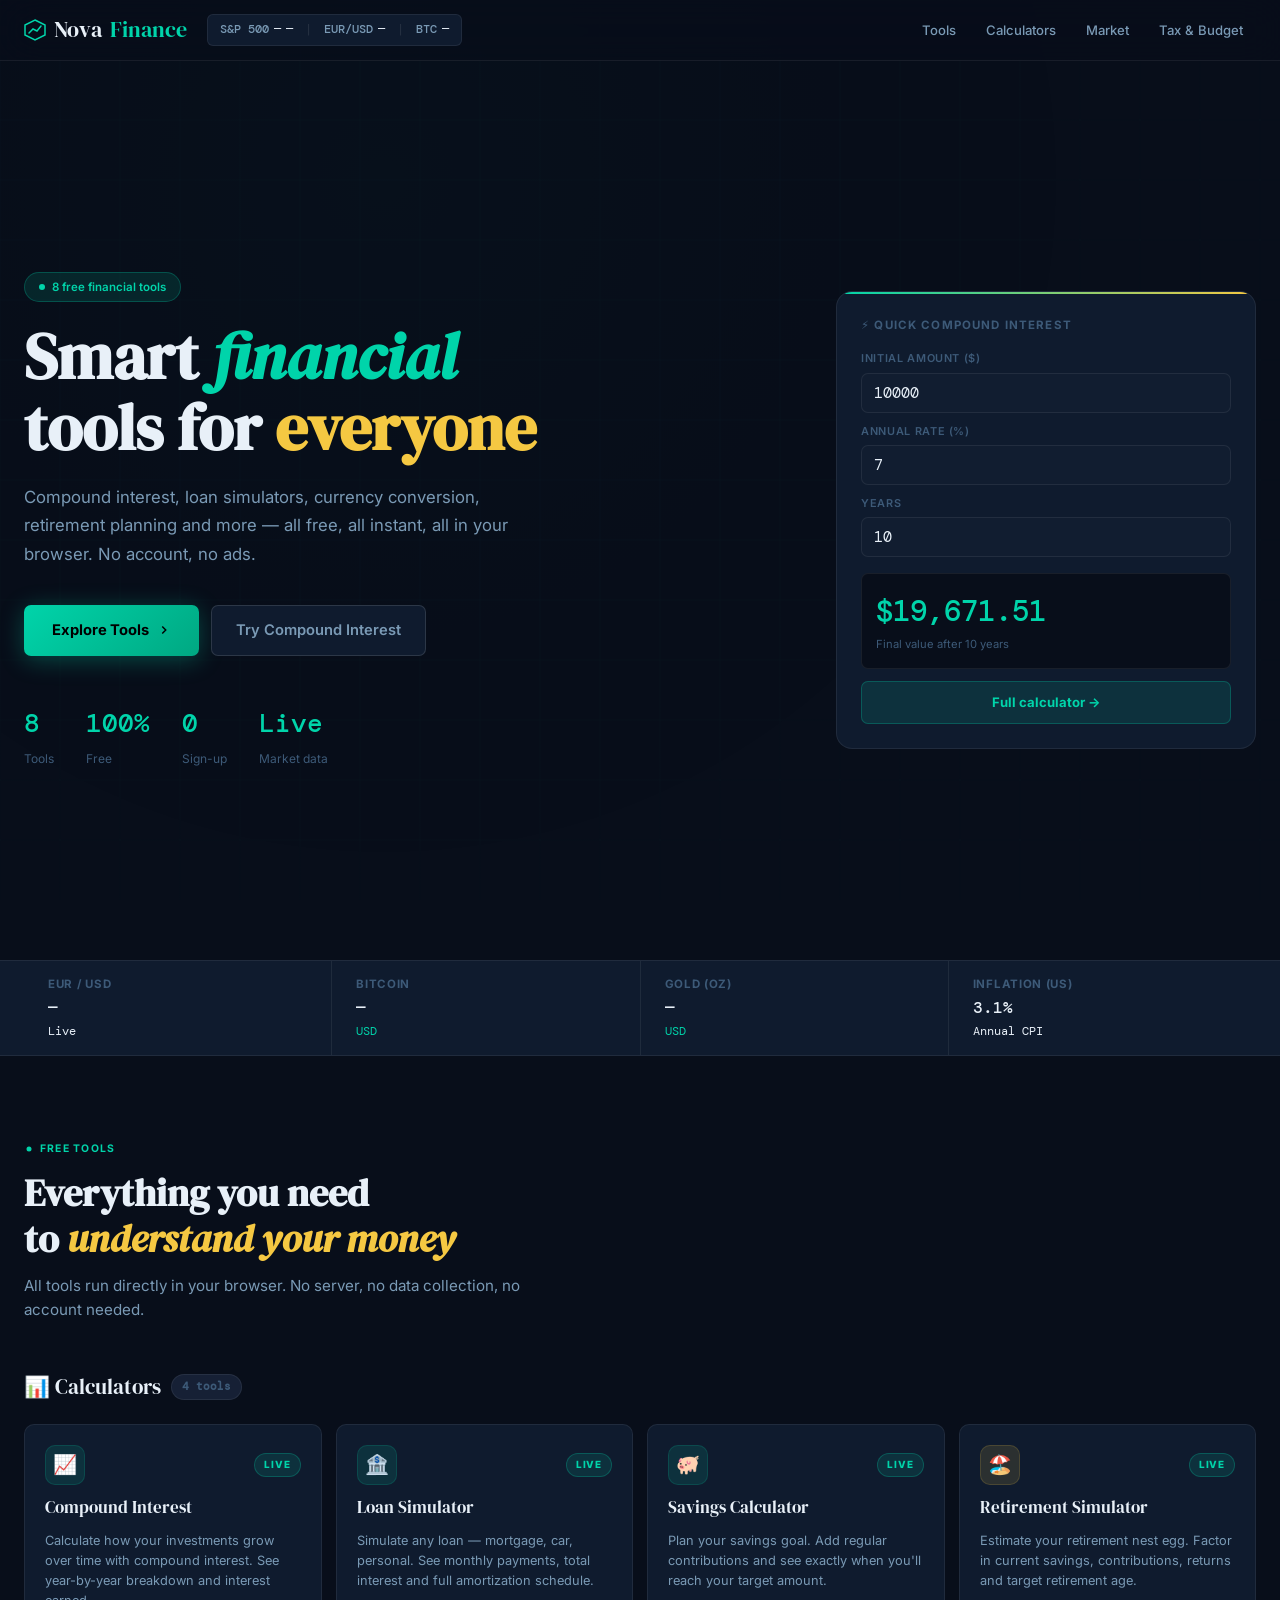
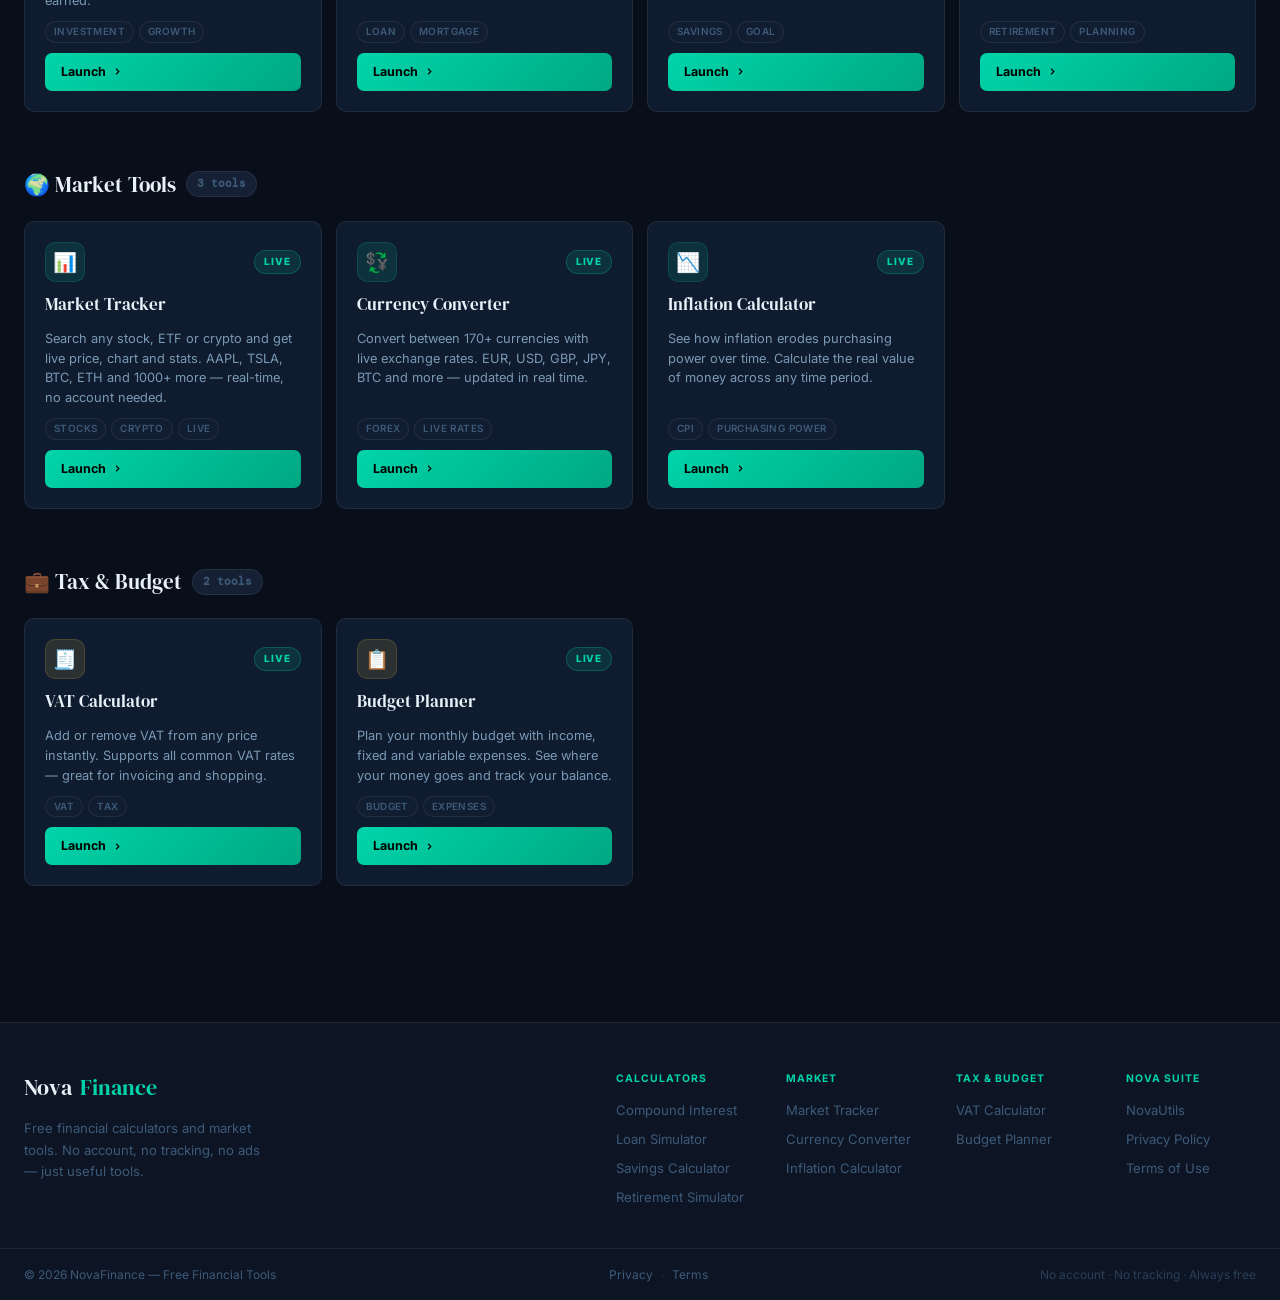
<file: index.html>
<!DOCTYPE html>
<html lang="en">
<head>
  <meta charset="UTF-8" />
  <meta name="viewport" content="width=device-width, initial-scale=1.0" />
  <meta name="description" content="NovaFinance — Free financial calculators and market tools. Compound interest, loan simulator, currency converter, budget planner and more. No account, no tracking." />
  <meta name="keywords" content="compound interest calculator, loan simulator, currency converter, savings calculator, retirement calculator, VAT calculator, budget planner, inflation calculator, free financial tools" />
  <meta name="robots" content="index, follow" />
  <title>NovaFinance — Free Financial Calculators & Market Tools</title>
  <link rel="preconnect" href="https://fonts.googleapis.com" />
  <link href="https://fonts.googleapis.com/css2?family=DM+Serif+Display:ital@0;1&family=DM+Mono:wght@300;400;500&family=Inter:wght@300;400;500;600;700&display=swap" rel="stylesheet" />
  <link rel="stylesheet" href="/style.css" />
  <style>
    /* ── Hero ── */
    .hero {
      min-height: 100vh; display: flex; align-items: center;
      padding: 80px 24px 60px;
      position: relative;
    }
    .hero-inner {
      max-width: 1280px; margin: 0 auto; width: 100%;
      display: grid; grid-template-columns: 1fr 420px;
      gap: 60px; align-items: center;
    }
    .hero-badge {
      display: inline-flex; align-items: center; gap: 7px;
      padding: 5px 14px; border-radius: 100px;
      background: var(--green-dim); border: 1px solid rgba(0,212,170,0.25);
      font-size: 0.72rem; font-weight: 600; color: var(--green);
      margin-bottom: 20px;
    }
    .hero-badge-dot { width: 6px; height: 6px; border-radius: 50%; background: var(--green); animation: pulse 2s ease-in-out infinite; }
    .hero-title {
      font-family: var(--font-display);
      font-size: clamp(2.8rem, 5vw, 4.5rem);
      line-height: 1.1; color: var(--text);
      margin-bottom: 20px;
    }
    .hero-title em { font-style: italic; color: var(--green); }
    .hero-title .gold { color: var(--gold); }
    .hero-sub {
      font-size: 1.05rem; color: var(--text-dim);
      line-height: 1.7; max-width: 520px; margin-bottom: 36px;
    }
    .hero-btns { display: flex; gap: 12px; flex-wrap: wrap; margin-bottom: 48px; }
    .btn-primary {
      display: inline-flex; align-items: center; gap: 8px;
      padding: 13px 28px;
      background: linear-gradient(135deg, var(--green), var(--green-dark));
      color: #000; font-weight: 700; font-size: 0.92rem;
      border-radius: var(--radius-sm); border: none; cursor: pointer;
      transition: opacity 0.2s, transform 0.2s;
      box-shadow: 0 4px 24px rgba(0,212,170,0.3);
    }
    .btn-primary:hover { opacity: 0.88; transform: translateY(-1px); }
    .btn-ghost {
      display: inline-flex; align-items: center; gap: 8px;
      padding: 13px 24px;
      background: var(--surface); border: 1px solid var(--border2);
      color: var(--text-dim); font-weight: 600; font-size: 0.92rem;
      border-radius: var(--radius-sm); cursor: pointer;
      transition: color 0.2s, border-color 0.2s;
    }
    .btn-ghost:hover { color: var(--text); border-color: var(--green); }

    .hero-stats { display: flex; gap: 32px; flex-wrap: wrap; }
    .hero-stat { display: flex; flex-direction: column; gap: 4px; }
    .hero-stat-n { font-family: var(--font-mono); font-size: 1.6rem; font-weight: 500; color: var(--green); }
    .hero-stat-l { font-size: 0.75rem; color: var(--text-dimmer); }

    /* Hero right — live calculator widget */
    .hero-widget {
      background: var(--surface);
      border: 1px solid var(--border);
      border-radius: var(--radius-lg);
      padding: 24px;
      position: relative; overflow: hidden;
    }
    .hero-widget::before {
      content: ''; position: absolute; top: 0; left: 0; right: 0; height: 2px;
      background: linear-gradient(90deg, var(--green), var(--gold));
    }
    .hw-title { font-size: 0.72rem; font-weight: 700; text-transform: uppercase; letter-spacing: 0.1em; color: var(--text-dimmer); margin-bottom: 16px; }
    .hw-inputs { display: flex; flex-direction: column; gap: 10px; margin-bottom: 16px; }
    .hw-row { display: flex; flex-direction: column; gap: 5px; }
    .hw-label { font-size: 0.68rem; color: var(--text-dimmer); font-weight: 600; text-transform: uppercase; letter-spacing: 0.06em; }
    .hw-input {
      background: var(--bg3); border: 1px solid var(--border);
      color: var(--text); font-family: var(--font-mono); font-size: 0.95rem;
      padding: 9px 12px; border-radius: var(--radius-sm); outline: none;
      transition: border-color 0.2s;
    }
    .hw-input:focus { border-color: var(--green); }
    .hw-result {
      background: var(--bg); border: 1px solid var(--border);
      border-radius: var(--radius-sm); padding: 14px;
      margin-bottom: 12px;
    }
    .hw-result-val { font-family: var(--font-mono); font-size: 1.8rem; color: var(--green); font-weight: 500; }
    .hw-result-label { font-size: 0.7rem; color: var(--text-dimmer); margin-top: 2px; }
    .hw-cta {
      display: block; width: 100%; padding: 10px;
      background: var(--green-dim); border: 1px solid rgba(0,212,170,0.25);
      color: var(--green); font-weight: 700; font-size: 0.82rem;
      border-radius: var(--radius-sm); text-align: center; cursor: pointer;
      transition: background 0.2s;
    }
    .hw-cta:hover { background: rgba(0,212,170,0.2); }

    /* ── Market snapshot ── */
    .market-bar {
      background: var(--surface);
      border-top: 1px solid var(--border);
      border-bottom: 1px solid var(--border);
      padding: 0;
      overflow: hidden; position: relative; z-index: 1;
    }
    .market-bar-inner {
      max-width: 1280px; margin: 0 auto; padding: 0 24px;
      display: flex; gap: 0;
    }
    .market-item {
      display: flex; align-items: center; gap: 10px;
      padding: 14px 24px; border-right: 1px solid var(--border);
      flex: 1; min-width: 160px;
    }
    .market-item:last-child { border-right: none; }
    .market-item-name { font-size: 0.72rem; font-weight: 700; color: var(--text-dimmer); text-transform: uppercase; letter-spacing: 0.06em; }
    .market-item-val  { font-family: var(--font-mono); font-size: 1rem; color: var(--text); font-weight: 500; margin-top: 2px; }
    .market-item-chg  { font-family: var(--font-mono); font-size: 0.75rem; margin-top: 1px; }
    .market-item-chg.up   { color: var(--green); }
    .market-item-chg.down { color: var(--red); }

    /* ── Tools section ── */
    .tools-section { padding: 80px 24px; position: relative; z-index: 1; }
    .section-inner { max-width: 1280px; margin: 0 auto; }
    .section-header { margin-bottom: 48px; }
    .section-tag {
      display: inline-flex; align-items: center; gap: 6px;
      font-size: 0.65rem; font-weight: 700; letter-spacing: 0.12em; text-transform: uppercase;
      color: var(--green); margin-bottom: 12px;
    }
    .section-title {
      font-family: var(--font-display);
      font-size: clamp(1.8rem, 3vw, 2.6rem);
      color: var(--text); line-height: 1.2; margin-bottom: 12px;
    }
    .section-title em { font-style: italic; color: var(--gold); }
    .section-sub { font-size: 0.95rem; color: var(--text-dim); max-width: 520px; }

    /* Category */
    .cat-header {
      display: flex; align-items: center; justify-content: space-between;
      margin-bottom: 20px;
    }
    .cat-title {
      font-family: var(--font-display); font-size: 1.3rem; color: var(--text);
      display: flex; align-items: center; gap: 10px;
    }
    .cat-count {
      font-size: 0.7rem; font-weight: 700; color: var(--text-dimmer);
      background: var(--surface2); border: 1px solid var(--border);
      padding: 3px 10px; border-radius: 100px; font-family: var(--font-mono);
    }
    .tools-grid {
      display: grid; grid-template-columns: repeat(auto-fill, minmax(280px, 1fr));
      gap: 14px; margin-bottom: 56px;
    }
    .tool-card {
      background: var(--surface); border: 1px solid var(--border);
      border-radius: var(--radius); padding: 20px;
      display: flex; flex-direction: column; gap: 10px;
      transition: border-color 0.2s, transform 0.2s, box-shadow 0.2s;
      cursor: pointer; position: relative; overflow: hidden;
      text-decoration: none; color: inherit;
    }
    .tool-card::before {
      content: ''; position: absolute; top: 0; left: 0; bottom: 0; width: 3px;
      background: var(--green); opacity: 0;
      transition: opacity 0.2s;
    }
    .tool-card:hover { border-color: rgba(0,212,170,0.3); transform: translateY(-2px); box-shadow: 0 8px 32px rgba(0,0,0,0.3); }
    .tool-card:hover::before { opacity: 1; }
    .card-top { display: flex; align-items: center; justify-content: space-between; }
    .card-icon {
      width: 40px; height: 40px; border-radius: 10px;
      display: flex; align-items: center; justify-content: center;
      font-size: 1.2rem;
      background: var(--green-dim); border: 1px solid rgba(0,212,170,0.15);
    }
    .card-icon.gold { background: var(--gold-dim); border-color: rgba(245,200,66,0.15); }
    .card-badge {
      font-size: 0.62rem; font-weight: 800; letter-spacing: 0.08em; text-transform: uppercase;
      padding: 3px 9px; border-radius: 100px;
      background: var(--green-dim); color: var(--green); border: 1px solid rgba(0,212,170,0.25);
    }
    .card-title { font-family: var(--font-display); font-size: 1.05rem; color: var(--text); }
    .card-desc  { font-size: 0.8rem; color: var(--text-dim); line-height: 1.55; flex: 1; }
    .card-tags  { display: flex; gap: 5px; flex-wrap: wrap; }
    .card-tags span {
      font-size: 0.62rem; font-weight: 600; letter-spacing: 0.04em; text-transform: uppercase;
      padding: 2px 8px; border-radius: 100px;
      background: var(--bg3); border: 1px solid var(--border); color: var(--text-dimmer);
    }
    .card-btn {
      display: inline-flex; align-items: center; gap: 6px;
      padding: 9px 16px; border-radius: var(--radius-sm);
      background: linear-gradient(135deg, var(--green), var(--green-dark));
      color: #000; font-weight: 700; font-size: 0.78rem;
      transition: opacity 0.2s;
    }
    .card-btn:hover { opacity: 0.88; }

    /* ── Responsive ── */
    @media (max-width: 960px) {
      .hero-inner { grid-template-columns: 1fr; }
      .hero-widget { display: none; }
      .market-bar-inner { flex-wrap: wrap; }
      .market-item { flex: 1 1 45%; }
    }
    @media (max-width: 600px) {
      .hero { padding: 100px 16px 60px; }
      .market-item { flex: 1 1 100%; }
    }
  </style>
</head>
<body>
  <canvas id="bgCanvas"></canvas>

  <main>
    <!-- Hero -->
    <section class="hero">
      <div class="hero-inner">
        <div class="hero-left">
          <div class="hero-badge"><span class="hero-badge-dot"></span> 8 free financial tools</div>
          <h1 class="hero-title">
            Smart <em>financial</em><br/>
            tools for <span class="gold">everyone</span>
          </h1>
          <p class="hero-sub">
            Compound interest, loan simulators, currency conversion, retirement planning and more — all free, all instant, all in your browser. No account, no ads.
          </p>
          <div class="hero-btns">
            <a href="#tools" class="btn-primary">
              Explore Tools
              <svg width="14" height="14" viewBox="0 0 24 24" fill="none" stroke="currentColor" stroke-width="2.5"><path d="m9 18 6-6-6-6"/></svg>
            </a>
            <a href="/tools/compound-interest/compound-interest.html" class="btn-ghost">Try Compound Interest</a>
          </div>
          <div class="hero-stats">
            <div class="hero-stat"><span class="hero-stat-n">8</span><span class="hero-stat-l">Tools</span></div>
            <div class="hero-stat"><span class="hero-stat-n">100%</span><span class="hero-stat-l">Free</span></div>
            <div class="hero-stat"><span class="hero-stat-n">0</span><span class="hero-stat-l">Sign-up</span></div>
            <div class="hero-stat"><span class="hero-stat-n">Live</span><span class="hero-stat-l">Market data</span></div>
          </div>
        </div>

        <!-- Mini compound interest widget -->
        <div class="hero-widget">
          <div class="hw-title">⚡ Quick Compound Interest</div>
          <div class="hw-inputs">
            <div class="hw-row">
              <span class="hw-label">Initial amount ($)</span>
              <input type="number" id="hwPrincipal" class="hw-input" value="10000" />
            </div>
            <div class="hw-row">
              <span class="hw-label">Annual rate (%)</span>
              <input type="number" id="hwRate" class="hw-input" value="7" step="0.1" />
            </div>
            <div class="hw-row">
              <span class="hw-label">Years</span>
              <input type="number" id="hwYears" class="hw-input" value="10" />
            </div>
          </div>
          <div class="hw-result">
            <div class="hw-result-val" id="hwResult">$19,671.51</div>
            <div class="hw-result-label">Final value after 10 years</div>
          </div>
          <a href="/tools/compound-interest/compound-interest.html" class="hw-cta">Full calculator →</a>
        </div>
      </div>
    </section>

    <!-- Market bar -->
    <div class="market-bar">
      <div class="market-bar-inner">
        <div class="market-item">
          <div>
            <div class="market-item-name">EUR / USD</div>
            <div class="market-item-val" id="mktEUR">—</div>
            <div class="market-item-chg" id="mktEURchg">Live</div>
          </div>
        </div>
        <div class="market-item">
          <div>
            <div class="market-item-name">Bitcoin</div>
            <div class="market-item-val" id="mktBTC">—</div>
            <div class="market-item-chg up">USD</div>
          </div>
        </div>
        <div class="market-item">
          <div>
            <div class="market-item-name">Gold (oz)</div>
            <div class="market-item-val" id="mktGold">—</div>
            <div class="market-item-chg up">USD</div>
          </div>
        </div>
        <div class="market-item">
          <div>
            <div class="market-item-name">Inflation (US)</div>
            <div class="market-item-val">3.1%</div>
            <div class="market-item-chg">Annual CPI</div>
          </div>
        </div>
      </div>
    </div>

    <!-- Tools section -->
    <section class="tools-section" id="tools">
      <div class="section-inner">

        <div class="section-header">
          <div class="section-tag">
            <svg width="10" height="10" viewBox="0 0 24 24" fill="currentColor"><circle cx="12" cy="12" r="6"/></svg>
            Free Tools
          </div>
          <h2 class="section-title">Everything you need<br/>to <em>understand your money</em></h2>
          <p class="section-sub">All tools run directly in your browser. No server, no data collection, no account needed.</p>
        </div>

        <!-- Calculators -->
        <div id="cat-calculators">
          <div class="cat-header">
            <div class="cat-title">📊 Calculators <span class="cat-count">4 tools</span></div>
          </div>
          <div class="tools-grid">

            <a href="tools/compound-interest/compound-interest.html" class="tool-card">
              <div class="card-top"><div class="card-icon">📈</div><div class="card-badge">Live</div></div>
              <div class="card-title">Compound Interest</div>
              <p class="card-desc">Calculate how your investments grow over time with compound interest. See year-by-year breakdown and interest earned.</p>
              <div class="card-tags"><span>Investment</span><span>Growth</span></div>
              <div class="card-btn">Launch <svg width="11" height="11" viewBox="0 0 24 24" fill="none" stroke="currentColor" stroke-width="2.5"><path d="m9 18 6-6-6-6"/></svg></div>
            </a>

            <a href="tools/loan-simulator/loan-simulator.html" class="tool-card">
              <div class="card-top"><div class="card-icon">🏦</div><div class="card-badge">Live</div></div>
              <div class="card-title">Loan Simulator</div>
              <p class="card-desc">Simulate any loan — mortgage, car, personal. See monthly payments, total interest and full amortization schedule.</p>
              <div class="card-tags"><span>Loan</span><span>Mortgage</span></div>
              <div class="card-btn">Launch <svg width="11" height="11" viewBox="0 0 24 24" fill="none" stroke="currentColor" stroke-width="2.5"><path d="m9 18 6-6-6-6"/></svg></div>
            </a>

            <a href="tools/savings-calculator/savings-calculator.html" class="tool-card">
              <div class="card-top"><div class="card-icon">🐖</div><div class="card-badge">Live</div></div>
              <div class="card-title">Savings Calculator</div>
              <p class="card-desc">Plan your savings goal. Add regular contributions and see exactly when you'll reach your target amount.</p>
              <div class="card-tags"><span>Savings</span><span>Goal</span></div>
              <div class="card-btn">Launch <svg width="11" height="11" viewBox="0 0 24 24" fill="none" stroke="currentColor" stroke-width="2.5"><path d="m9 18 6-6-6-6"/></svg></div>
            </a>

            <a href="tools/retirement-simulator/retirement-simulator.html" class="tool-card">
              <div class="card-top"><div class="card-icon gold">🏖️</div><div class="card-badge">Live</div></div>
              <div class="card-title">Retirement Simulator</div>
              <p class="card-desc">Estimate your retirement nest egg. Factor in current savings, contributions, returns and target retirement age.</p>
              <div class="card-tags"><span>Retirement</span><span>Planning</span></div>
              <div class="card-btn">Launch <svg width="11" height="11" viewBox="0 0 24 24" fill="none" stroke="currentColor" stroke-width="2.5"><path d="m9 18 6-6-6-6"/></svg></div>
            </a>

          </div>
        </div>

        <!-- Market -->
        <div id="cat-market">
          <div class="cat-header">
            <div class="cat-title">🌍 Market Tools <span class="cat-count">3 tools</span></div>
          </div>
          <div class="tools-grid">

            <a href="tools/market-tracker/market-tracker.html" class="tool-card">
              <div class="card-top"><div class="card-icon">📊</div><div class="card-badge">Live</div></div>
              <div class="card-title">Market Tracker</div>
              <p class="card-desc">Search any stock, ETF or crypto and get live price, chart and stats. AAPL, TSLA, BTC, ETH and 1000+ more — real-time, no account needed.</p>
              <div class="card-tags"><span>Stocks</span><span>Crypto</span><span>Live</span></div>
              <div class="card-btn">Launch <svg width="11" height="11" viewBox="0 0 24 24" fill="none" stroke="currentColor" stroke-width="2.5"><path d="m9 18 6-6-6-6"/></svg></div>
            </a>

            <a href="tools/currency-converter/currency-converter.html" class="tool-card">
              <div class="card-top"><div class="card-icon">💱</div><div class="card-badge">Live</div></div>
              <div class="card-title">Currency Converter</div>
              <p class="card-desc">Convert between 170+ currencies with live exchange rates. EUR, USD, GBP, JPY, BTC and more — updated in real time.</p>
              <div class="card-tags"><span>Forex</span><span>Live rates</span></div>
              <div class="card-btn">Launch <svg width="11" height="11" viewBox="0 0 24 24" fill="none" stroke="currentColor" stroke-width="2.5"><path d="m9 18 6-6-6-6"/></svg></div>
            </a>

            <a href="tools/inflation-calculator/inflation-calculator.html" class="tool-card">
              <div class="card-top"><div class="card-icon">📉</div><div class="card-badge">Live</div></div>
              <div class="card-title">Inflation Calculator</div>
              <p class="card-desc">See how inflation erodes purchasing power over time. Calculate the real value of money across any time period.</p>
              <div class="card-tags"><span>CPI</span><span>Purchasing power</span></div>
              <div class="card-btn">Launch <svg width="11" height="11" viewBox="0 0 24 24" fill="none" stroke="currentColor" stroke-width="2.5"><path d="m9 18 6-6-6-6"/></svg></div>
            </a>

          </div>
        </div>

        <!-- Tax & Budget -->
        <div id="cat-tax">
          <div class="cat-header">
            <div class="cat-title">💼 Tax & Budget <span class="cat-count">2 tools</span></div>
          </div>
          <div class="tools-grid">

            <a href="tools/vat-calculator/vat-calculator.html" class="tool-card">
              <div class="card-top"><div class="card-icon gold">🧾</div><div class="card-badge">Live</div></div>
              <div class="card-title">VAT Calculator</div>
              <p class="card-desc">Add or remove VAT from any price instantly. Supports all common VAT rates — great for invoicing and shopping.</p>
              <div class="card-tags"><span>VAT</span><span>Tax</span></div>
              <div class="card-btn">Launch <svg width="11" height="11" viewBox="0 0 24 24" fill="none" stroke="currentColor" stroke-width="2.5"><path d="m9 18 6-6-6-6"/></svg></div>
            </a>

            <a href="tools/budget-planner/budget-planner.html" class="tool-card">
              <div class="card-top"><div class="card-icon gold">📋</div><div class="card-badge">Live</div></div>
              <div class="card-title">Budget Planner</div>
              <p class="card-desc">Plan your monthly budget with income, fixed and variable expenses. See where your money goes and track your balance.</p>
              <div class="card-tags"><span>Budget</span><span>Expenses</span></div>
              <div class="card-btn">Launch <svg width="11" height="11" viewBox="0 0 24 24" fill="none" stroke="currentColor" stroke-width="2.5"><path d="m9 18 6-6-6-6"/></svg></div>
            </a>

          </div>
        </div>

      </div>
    </section>
  </main>

  <script src="/components.js"></script>
  <script>
  document.addEventListener('DOMContentLoaded', function () {
    // ── Hero widget live calc ──
    function calcHero() {
      const p = parseFloat(document.getElementById('hwPrincipal').value) || 0;
      const r = parseFloat(document.getElementById('hwRate').value) / 100 || 0;
      const y = parseFloat(document.getElementById('hwYears').value) || 0;
      const result = p * Math.pow(1 + r, y);
      document.getElementById('hwResult').textContent =
        result.toLocaleString('en-US', { style: 'currency', currency: 'USD', maximumFractionDigits: 2 });
    }
    ['hwPrincipal','hwRate','hwYears'].forEach(id => {
      document.getElementById(id)?.addEventListener('input', calcHero);
    });
    calcHero();

    // ── Market bar live data ──
    async function loadMarket() {
      try {
        const fxRes  = await fetch('https://open.er-api.com/v6/latest/USD');
        const fxData = await fxRes.json();
        if (fxData.rates?.EUR) {
          document.getElementById('mktEUR').textContent = (1 / fxData.rates.EUR).toFixed(4);
        }
        const btcRes  = await fetch('https://api.coingecko.com/api/v3/simple/price?ids=bitcoin,gold&vs_currencies=usd');
        const btcData = await btcRes.json();
        if (btcData.bitcoin?.usd) {
          document.getElementById('mktBTC').textContent =
            btcData.bitcoin.usd.toLocaleString('en-US', { style: 'currency', currency: 'USD', maximumFractionDigits: 0 });
        }
        // Gold via metals API (free)
        const goldRes  = await fetch('https://api.metals.live/v1/spot/gold');
        const goldData = await goldRes.json();
        if (goldData?.price) {
          document.getElementById('mktGold').textContent =
            goldData.price.toLocaleString('en-US', { style: 'currency', currency: 'USD', maximumFractionDigits: 0 });
        }
      } catch { /* silently fail */ }
    }
    loadMarket();
  });
  </script>
</body>
</html>
</file>
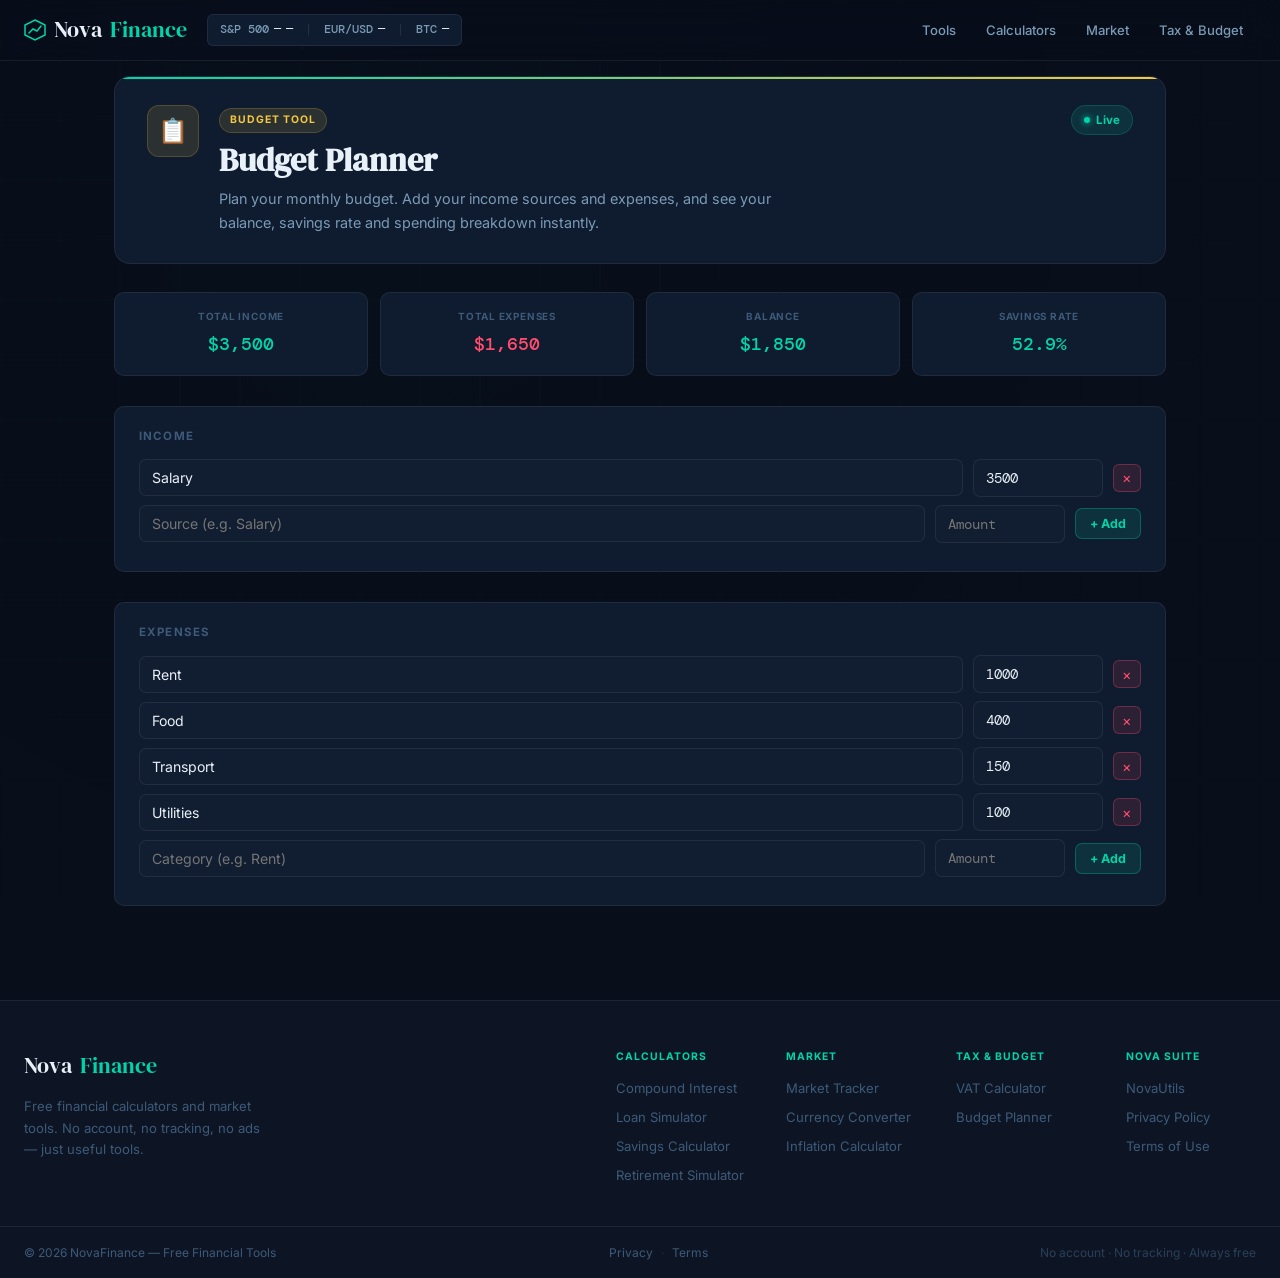
<file: tools/budget-planner/budget-planner.html>
<!DOCTYPE html>
<html lang="en">
<head>
  <meta charset="UTF-8" /><meta name="viewport" content="width=device-width, initial-scale=1.0" />
  <meta name="description" content="Free monthly budget planner. Track income and expenses, see where your money goes and plan your savings — no account needed." />
  <meta name="robots" content="index, follow" />
  <title>Budget Planner — Monthly Budget Tool | NovaFinance</title>
  <link rel="preconnect" href="https://fonts.googleapis.com" />
  <link href="https://fonts.googleapis.com/css2?family=DM+Serif+Display:ital@0;1&family=DM+Mono:wght@300;400;500&family=Inter:wght@300;400;500;600;700&display=swap" rel="stylesheet" />
  <link rel="stylesheet" href="/style.css" />
  <style>
    .bp-section{background:var(--surface);border:1px solid var(--border);border-radius:var(--radius);padding:20px 24px;margin-bottom:14px}
    .bp-section-title{font-size:0.72rem;font-weight:700;text-transform:uppercase;letter-spacing:0.1em;color:var(--text-dimmer);margin-bottom:14px}
    .bp-row{display:flex;gap:10px;align-items:center;margin-bottom:8px}
    .bp-row input[type=text]{flex:1;background:var(--bg3);border:1px solid var(--border);color:var(--text);font-family:var(--font-body);font-size:0.88rem;padding:9px 12px;border-radius:var(--radius-sm);outline:none}
    .bp-row input[type=number]{width:130px;background:var(--bg3);border:1px solid var(--border);color:var(--text);font-family:var(--font-mono);font-size:0.88rem;padding:9px 12px;border-radius:var(--radius-sm);outline:none}
    .bp-add-btn{padding:7px 14px;background:var(--green-dim);border:1px solid rgba(0,212,170,0.3);color:var(--green);font-weight:700;font-size:0.78rem;border-radius:var(--radius-sm);cursor:pointer;white-space:nowrap}
    .bp-del-btn{width:28px;height:28px;background:var(--red-dim);border:1px solid rgba(255,77,109,0.3);color:var(--red);border-radius:6px;cursor:pointer;font-size:0.9rem;display:flex;align-items:center;justify-content:center;flex-shrink:0}
    .bp-summary{display:grid;grid-template-columns:repeat(4,1fr);gap:12px;margin-bottom:14px}
    .bp-sum-card{background:var(--surface);border:1px solid var(--border);border-radius:var(--radius);padding:16px;text-align:center}
    .bp-sum-label{font-size:0.62rem;font-weight:700;color:var(--text-dimmer);text-transform:uppercase;letter-spacing:0.08em;margin-bottom:6px}
    .bp-sum-val{font-family:var(--font-mono);font-size:1.1rem;font-weight:500}
  </style>
</head>
<body>
  <canvas id="bgCanvas"></canvas>
  <main class="tool-page">
    <nav class="breadcrumb"><a href="/">Home</a><span class="breadcrumb-sep">›</span><a href="/#cat-tax">Tax and Budget</a><span class="breadcrumb-sep">›</span><span class="breadcrumb-current">Budget Planner</span></nav>
    <header class="tool-header">
      <div class="tool-header-inner">
        <div class="tool-header-icon gold">📋</div>
        <div class="tool-header-text">
          <div class="tool-category-tag gold">Budget Tool</div>
          <h1 class="tool-title">Budget Planner</h1>
          <p class="tool-desc">Plan your monthly budget. Add your income sources and expenses, and see your balance, savings rate and spending breakdown instantly.</p>
        </div>
        <div class="tool-header-meta"><div class="tool-status-badge"><span class="tool-status-dot"></span> Live</div></div>
      </div>
    </header>
    <div class="tool-body">
      <!-- Summary -->
      <div class="bp-summary" id="bpSummary">
        <div class="bp-sum-card"><div class="bp-sum-label">Total Income</div><div class="bp-sum-val" style="color:var(--green)" id="bpTotalIncome">$0</div></div>
        <div class="bp-sum-card"><div class="bp-sum-label">Total Expenses</div><div class="bp-sum-val" style="color:var(--red)" id="bpTotalExp">$0</div></div>
        <div class="bp-sum-card"><div class="bp-sum-label">Balance</div><div class="bp-sum-val" id="bpBalance">$0</div></div>
        <div class="bp-sum-card"><div class="bp-sum-label">Savings rate</div><div class="bp-sum-val" id="bpSavings">0%</div></div>
      </div>

      <!-- Income -->
      <div class="bp-section">
        <div class="bp-section-title">Income</div>
        <div id="bpIncomeList"></div>
        <div class="bp-row">
          <input type="text" id="bpIncomeLabel" placeholder="Source (e.g. Salary)" />
          <input type="number" id="bpIncomeAmount" placeholder="Amount" />
          <button class="bp-add-btn" id="bpAddIncome">+ Add</button>
        </div>
      </div>

      <!-- Expenses -->
      <div class="bp-section">
        <div class="bp-section-title">Expenses</div>
        <div id="bpExpList"></div>
        <div class="bp-row">
          <input type="text" id="bpExpLabel" placeholder="Category (e.g. Rent)" />
          <input type="number" id="bpExpAmount" placeholder="Amount" />
          <button class="bp-add-btn" id="bpAddExp">+ Add</button>
        </div>
      </div>
    </div>
  </main>
  <footer class="footer"></footer>
  <script src="/components.js"></script>
  <script>
  document.addEventListener('DOMContentLoaded', function() {
    var income = [{label:'Salary', amount:3500}];
    var expenses = [{label:'Rent', amount:1000},{label:'Food', amount:400},{label:'Transport', amount:150},{label:'Utilities', amount:100}];
    var fmt = function(n) { return n.toLocaleString('en-US',{style:'currency',currency:'USD',maximumFractionDigits:0}); };

    function render() {
      var incList = document.getElementById('bpIncomeList');
      var expList = document.getElementById('bpExpList');
      incList.innerHTML = '';
      expList.innerHTML = '';

      income.forEach(function(item, i) {
        var row = document.createElement('div'); row.className = 'bp-row';
        row.innerHTML = '<input type="text" value="'+item.label+'" style="flex:1;background:var(--bg3);border:1px solid var(--border);color:var(--text);font-size:0.88rem;padding:9px 12px;border-radius:var(--radius-sm);outline:none" />'
          +'<input type="number" value="'+item.amount+'" style="width:130px;background:var(--bg3);border:1px solid var(--border);color:var(--text);font-family:var(--font-mono);font-size:0.88rem;padding:9px 12px;border-radius:var(--radius-sm);outline:none" />'
          +'<button class="bp-del-btn">×</button>';
        row.querySelectorAll('input')[0].addEventListener('input', function(e){income[i].label=e.target.value;update();});
        row.querySelectorAll('input')[1].addEventListener('input', function(e){income[i].amount=parseFloat(e.target.value)||0;update();});
        row.querySelector('.bp-del-btn').addEventListener('click', function(){income.splice(i,1);render();});
        incList.appendChild(row);
      });

      expenses.forEach(function(item, i) {
        var row = document.createElement('div'); row.className = 'bp-row';
        row.innerHTML = '<input type="text" value="'+item.label+'" style="flex:1;background:var(--bg3);border:1px solid var(--border);color:var(--text);font-size:0.88rem;padding:9px 12px;border-radius:var(--radius-sm);outline:none" />'
          +'<input type="number" value="'+item.amount+'" style="width:130px;background:var(--bg3);border:1px solid var(--border);color:var(--text);font-family:var(--font-mono);font-size:0.88rem;padding:9px 12px;border-radius:var(--radius-sm);outline:none" />'
          +'<button class="bp-del-btn">×</button>';
        row.querySelectorAll('input')[0].addEventListener('input', function(e){expenses[i].label=e.target.value;update();});
        row.querySelectorAll('input')[1].addEventListener('input', function(e){expenses[i].amount=parseFloat(e.target.value)||0;update();});
        row.querySelector('.bp-del-btn').addEventListener('click', function(){expenses.splice(i,1);render();});
        expList.appendChild(row);
      });
      update();
    }

    function update() {
      var totalInc = income.reduce(function(s,i){return s+i.amount;},0);
      var totalExp = expenses.reduce(function(s,e){return s+e.amount;},0);
      var balance  = totalInc - totalExp;
      var savRate  = totalInc > 0 ? ((balance/totalInc)*100).toFixed(1) : 0;
      document.getElementById('bpTotalIncome').textContent = fmt(totalInc);
      document.getElementById('bpTotalExp').textContent    = fmt(totalExp);
      var balEl = document.getElementById('bpBalance');
      balEl.textContent = fmt(balance);
      balEl.style.color = balance >= 0 ? 'var(--green)' : 'var(--red)';
      var savEl = document.getElementById('bpSavings');
      savEl.textContent = savRate + '%';
      savEl.style.color = balance >= 0 ? 'var(--green)' : 'var(--red)';
    }

    document.getElementById('bpAddIncome').addEventListener('click', function() {
      var label = document.getElementById('bpIncomeLabel').value.trim() || 'Income';
      var amount = parseFloat(document.getElementById('bpIncomeAmount').value) || 0;
      income.push({label:label,amount:amount});
      document.getElementById('bpIncomeLabel').value = '';
      document.getElementById('bpIncomeAmount').value = '';
      render();
    });
    document.getElementById('bpAddExp').addEventListener('click', function() {
      var label = document.getElementById('bpExpLabel').value.trim() || 'Expense';
      var amount = parseFloat(document.getElementById('bpExpAmount').value) || 0;
      expenses.push({label:label,amount:amount});
      document.getElementById('bpExpLabel').value = '';
      document.getElementById('bpExpAmount').value = '';
      render();
    });

    render();
  });
  </script>
</body>
</html>
</file>
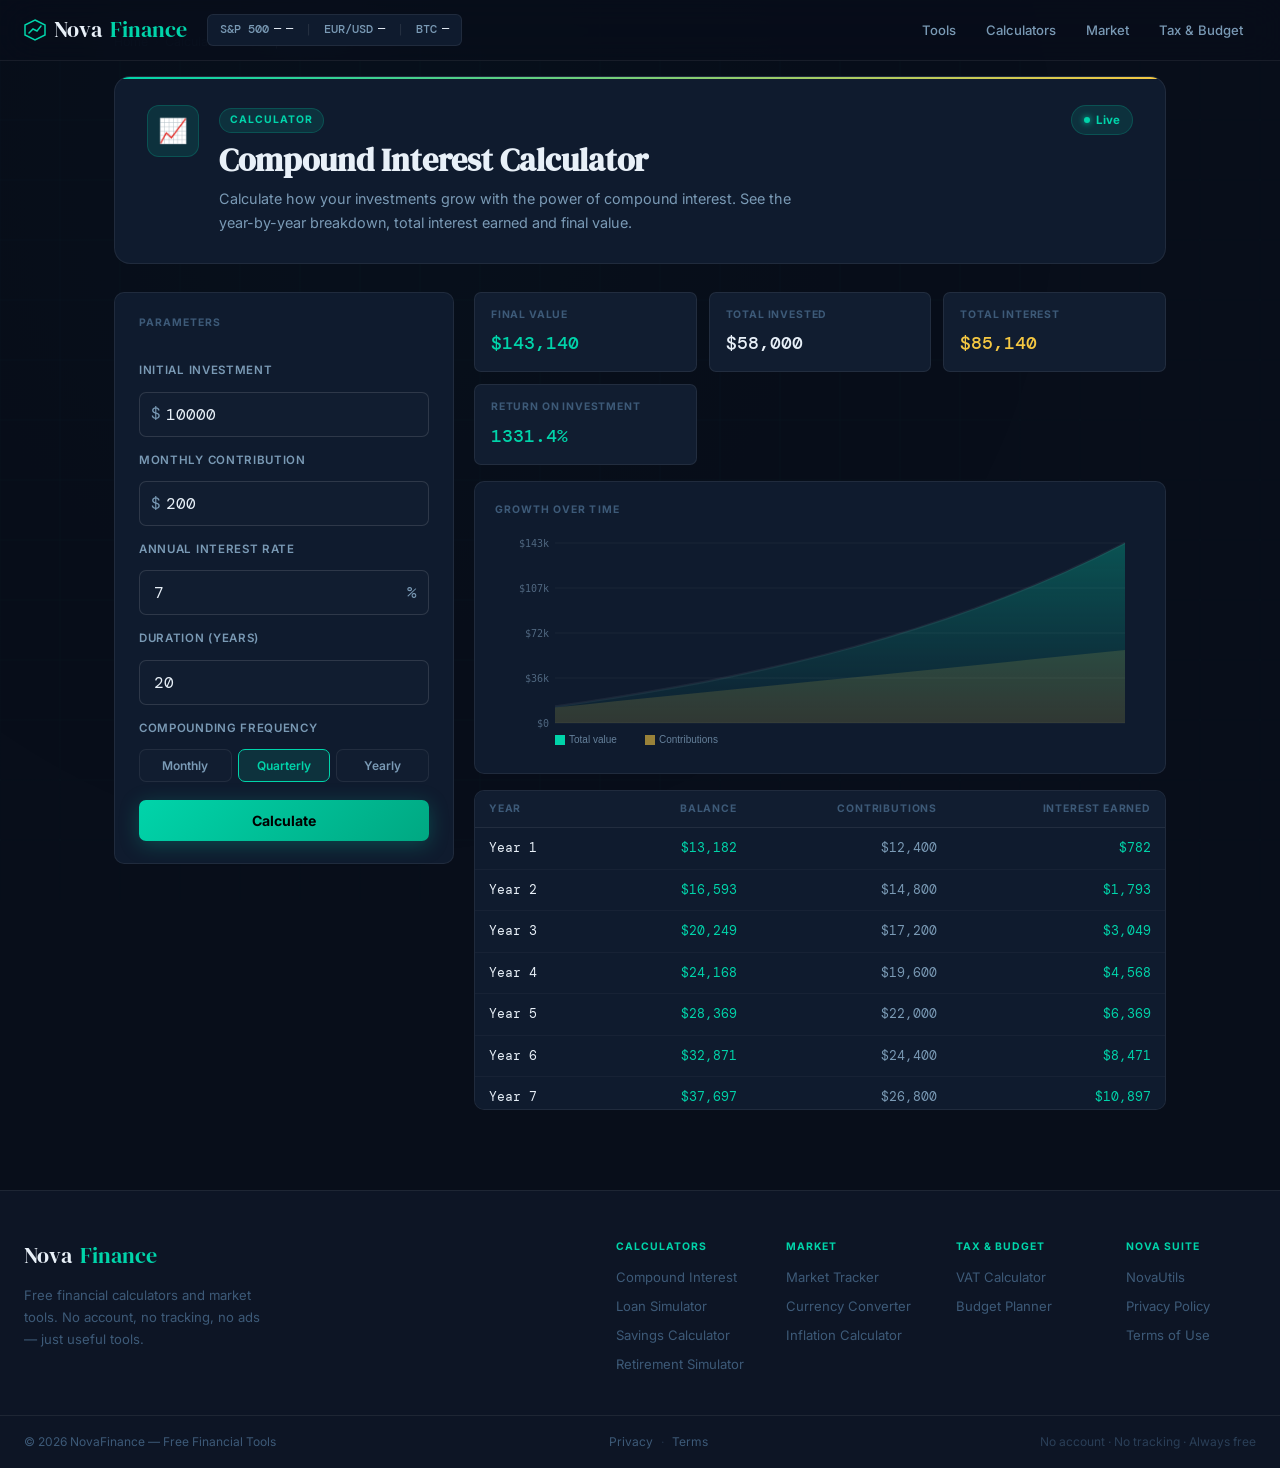
<file: tools/compound-interest/compound-interest.html>
<!DOCTYPE html>
<html lang="en">
<head>
  <meta charset="UTF-8" />
  <meta name="viewport" content="width=device-width, initial-scale=1.0" />
  <meta name="description" content="Free compound interest calculator. See how your investments grow over time with year-by-year breakdown — no account needed." />
  <meta name="robots" content="index, follow" />
  <title>Compound Interest Calculator — NovaFinance</title>
  <link rel="preconnect" href="https://fonts.googleapis.com" />
  <link href="https://fonts.googleapis.com/css2?family=DM+Serif+Display:ital@0;1&family=DM+Mono:wght@300;400;500&family=Inter:wght@300;400;500;600;700&display=swap" rel="stylesheet" />
  <link rel="stylesheet" href="/style.css" />
  <style>
    .ci-layout { display: grid; grid-template-columns: 340px 1fr; gap: 20px; align-items: start; }
    .ci-inputs { display: flex; flex-direction: column; gap: 14px; }
    .ci-field  { display: flex; flex-direction: column; gap: 6px; }
    .ci-compound-group { display: flex; gap: 6px; flex-wrap: wrap; }
    .ci-compound-btn {
      flex: 1; padding: 8px 10px; background: var(--bg3);
      border: 1px solid var(--border); color: var(--text-dim);
      font-size: 0.75rem; font-weight: 600; border-radius: var(--radius-sm); cursor: pointer;
      transition: all 0.2s; text-align: center;
    }
    .ci-compound-btn.active { background: var(--green-dim); border-color: var(--green); color: var(--green); }
    .ci-right { display: flex; flex-direction: column; gap: 16px; }
    .ci-graph-wrap {
      background: var(--surface); border: 1px solid var(--border);
      border-radius: var(--radius); padding: 20px;
    }
    .ci-graph-label { font-size: 0.65rem; font-weight: 700; text-transform: uppercase; letter-spacing: 0.1em; color: var(--text-dimmer); margin-bottom: 14px; }
    #ciGraph { width: 100%; height: 220px; display: block; }
    .ci-table-wrap {
      background: var(--surface); border: 1px solid var(--border);
      border-radius: var(--radius); overflow: hidden; max-height: 320px; overflow-y: auto;
    }
    .ci-table { width: 100%; border-collapse: collapse; }
    .ci-table th {
      background: var(--bg3); padding: 10px 14px;
      font-size: 0.65rem; font-weight: 700; text-transform: uppercase; letter-spacing: 0.08em;
      color: var(--text-dimmer); text-align: right; border-bottom: 1px solid var(--border);
    }
    .ci-table th:first-child { text-align: left; }
    .ci-table td {
      padding: 10px 14px; font-family: var(--font-mono); font-size: 0.8rem;
      color: var(--text-dim); text-align: right;
      border-bottom: 1px solid rgba(255,255,255,0.03);
    }
    .ci-table td:first-child { text-align: left; color: var(--text); }
    .ci-table td.green { color: var(--green); }
    @media (max-width: 860px) { .ci-layout { grid-template-columns: 1fr; } }
  </style>
</head>
<body>
  <canvas id="bgCanvas"></canvas>
  <main class="tool-page">
    <nav class="breadcrumb">
      <a href="/">Home</a><span class="breadcrumb-sep">›</span>
      <a href="/#cat-calculators">Calculators</a><span class="breadcrumb-sep">›</span>
      <span class="breadcrumb-current">Compound Interest</span>
    </nav>
    <header class="tool-header">
      <div class="tool-header-inner">
        <div class="tool-header-icon">📈</div>
        <div class="tool-header-text">
          <div class="tool-category-tag">Calculator</div>
          <h1 class="tool-title">Compound Interest Calculator</h1>
          <p class="tool-desc">Calculate how your investments grow with the power of compound interest. See the year-by-year breakdown, total interest earned and final value.</p>
        </div>
        <div class="tool-header-meta"><div class="tool-status-badge"><span class="tool-status-dot"></span> Live</div></div>
      </div>
    </header>
    <div class="tool-body">
      <div class="ci-layout">
        <!-- Inputs -->
        <div class="nf-card ci-inputs">
          <div class="nf-card-label">Parameters</div>
          <div class="ci-field"><label class="nf-label">Initial Investment</label><div style="position:relative"><span style="position:absolute;left:12px;top:50%;transform:translateY(-50%);color:var(--text-dim);font-family:var(--font-mono)">$</span><input type="number" id="ciPrincipal" class="nf-input" value="10000" style="padding-left:26px" /></div></div>
          <div class="ci-field"><label class="nf-label">Monthly Contribution</label><div style="position:relative"><span style="position:absolute;left:12px;top:50%;transform:translateY(-50%);color:var(--text-dim);font-family:var(--font-mono)">$</span><input type="number" id="ciContrib" class="nf-input" value="200" style="padding-left:26px" /></div></div>
          <div class="ci-field"><label class="nf-label">Annual Interest Rate</label><div style="position:relative"><input type="number" id="ciRate" class="nf-input" value="7" step="0.1" style="padding-right:28px" /><span style="position:absolute;right:12px;top:50%;transform:translateY(-50%);color:var(--text-dim);font-family:var(--font-mono)">%</span></div></div>
          <div class="ci-field"><label class="nf-label">Duration (years)</label><input type="number" id="ciYears" class="nf-input" value="20" min="1" max="50" /></div>
          <div class="ci-field">
            <label class="nf-label">Compounding frequency</label>
            <div class="ci-compound-group" id="ciFreqGroup">
              <button class="ci-compound-btn" data-n="12">Monthly</button>
              <button class="ci-compound-btn active" data-n="4">Quarterly</button>
              <button class="ci-compound-btn" data-n="1">Yearly</button>
            </div>
          </div>
          <button class="nf-btn" id="ciCalc" style="width:100%;margin-top:4px">Calculate</button>
        </div>

        <!-- Results -->
        <div class="ci-right">
          <div class="nf-results-grid" id="ciResultsGrid" style="display:none">
            <div class="nf-result-item"><div class="nf-result-item-label">Final Value</div><div class="nf-result-item-val green" id="ciFinal">—</div></div>
            <div class="nf-result-item"><div class="nf-result-item-label">Total Invested</div><div class="nf-result-item-val" id="ciInvested">—</div></div>
            <div class="nf-result-item"><div class="nf-result-item-label">Total Interest</div><div class="nf-result-item-val gold" id="ciInterest">—</div></div>
            <div class="nf-result-item"><div class="nf-result-item-label">Return on Investment</div><div class="nf-result-item-val green" id="ciROI">—</div></div>
          </div>
          <div class="ci-graph-wrap">
            <div class="ci-graph-label">Growth over time</div>
            <canvas id="ciGraph"></canvas>
          </div>
          <div class="ci-table-wrap">
            <table class="ci-table">
              <thead><tr><th>Year</th><th>Balance</th><th>Contributions</th><th>Interest earned</th></tr></thead>
              <tbody id="ciTableBody"><tr><td colspan="4" style="text-align:center;color:var(--text-dimmer);padding:20px">Enter values and click Calculate</td></tr></tbody>
            </table>
          </div>
        </div>
      </div>
    </div>
  </main>
  <footer class="footer"></footer>
  <script src="/components.js"></script>
  <script>
  document.addEventListener('DOMContentLoaded', function() {
    let freq = 4;
    document.getElementById('ciFreqGroup').querySelectorAll('.ci-compound-btn').forEach(btn => {
      btn.addEventListener('click', () => {
        document.querySelectorAll('.ci-compound-btn').forEach(b => b.classList.remove('active'));
        btn.classList.add('active'); freq = parseInt(btn.dataset.n);
      });
    });

    const fmt = n => n.toLocaleString('en-US', { style:'currency', currency:'USD', maximumFractionDigits:0 });
    const fmtPct = n => n.toFixed(1) + '%';

    document.getElementById('ciCalc').addEventListener('click', calculate);
    ['ciPrincipal','ciContrib','ciRate','ciYears'].forEach(id => {
      document.getElementById(id)?.addEventListener('keydown', e => { if (e.key === 'Enter') calculate(); });
    });

    function calculate() {
      const P = parseFloat(document.getElementById('ciPrincipal').value) || 0;
      const c = parseFloat(document.getElementById('ciContrib').value) || 0;
      const r = parseFloat(document.getElementById('ciRate').value) / 100 || 0;
      const t = parseInt(document.getElementById('ciYears').value) || 0;
      const n = freq;

      const rows = [];
      let balance = P;
      let totalContrib = P;

      for (let y = 1; y <= t; y++) {
        const startBal = balance;
        // Compound and add monthly contributions
        for (let p = 0; p < n; p++) {
          balance = balance * (1 + r/n);
          // Add monthly contributions each month
          const monthsPerPeriod = 12 / n;
          balance += c * monthsPerPeriod;
          totalContrib += c * monthsPerPeriod;
        }
        rows.push({ year: y, balance, contrib: totalContrib, interest: balance - totalContrib });
      }

      const final    = balance;
      const invested = totalContrib;
      const interest = final - invested;
      const roi      = invested > 0 ? ((final - P) / P) * 100 : 0;

      document.getElementById('ciFinal').textContent    = fmt(final);
      document.getElementById('ciInvested').textContent = fmt(invested);
      document.getElementById('ciInterest').textContent = fmt(interest);
      document.getElementById('ciROI').textContent      = fmtPct(roi);
      document.getElementById('ciResultsGrid').style.display = '';

      // Table
      const tbody = document.getElementById('ciTableBody');
      tbody.innerHTML = '';
      rows.forEach(row => {
        const tr = document.createElement('tr');
        tr.innerHTML = `<td>Year ${row.year}</td><td class="green">${fmt(row.balance)}</td><td>${fmt(row.contrib)}</td><td class="green">${fmt(row.interest)}</td>`;
        tbody.appendChild(tr);
      });

      // Graph
      drawGraph(rows, P);
    }

    function drawGraph(rows, P) {
      const canvas = document.getElementById('ciGraph');
      if (!canvas) return;
      const ctx = canvas.getContext('2d');
      const dpr = window.devicePixelRatio || 1;
      const W = canvas.parentElement.clientWidth - 40;
      const H = 220;
      canvas.style.width  = W + 'px';
      canvas.style.height = H + 'px';
      canvas.width  = W * dpr;
      canvas.height = H * dpr;
      ctx.scale(dpr, dpr);
      ctx.clearRect(0, 0, W, H);

      const maxVal = Math.max(...rows.map(r => r.balance));
      const pad = { l: 60, r: 20, t: 10, b: 30 };
      const gW = W - pad.l - pad.r;
      const gH = H - pad.t - pad.b;

      // Grid
      ctx.strokeStyle = 'rgba(255,255,255,0.05)'; ctx.lineWidth = 1;
      for (let i = 0; i <= 4; i++) {
        const y = pad.t + (i / 4) * gH;
        ctx.beginPath(); ctx.moveTo(pad.l, y); ctx.lineTo(pad.l + gW, y); ctx.stroke();
        const val = maxVal * (1 - i/4);
        ctx.fillStyle = 'rgba(122,154,181,0.6)'; ctx.font = '10px DM Mono, monospace'; ctx.textAlign = 'right';
        ctx.fillText(val >= 1000 ? '$' + Math.round(val/1000) + 'k' : '$' + Math.round(val), pad.l - 6, y + 4);
      }

      // Contributions area
      ctx.beginPath();
      rows.forEach((r, i) => {
        const x = pad.l + (i / (rows.length - 1)) * gW;
        const y = pad.t + gH - (r.contrib / maxVal) * gH;
        if (i === 0) ctx.moveTo(x, y); else ctx.lineTo(x, y);
      });
      ctx.lineTo(pad.l + gW, pad.t + gH);
      ctx.lineTo(pad.l, pad.t + gH);
      ctx.closePath();
      ctx.fillStyle = 'rgba(245,200,66,0.15)'; ctx.fill();

      // Balance area
      ctx.beginPath();
      rows.forEach((r, i) => {
        const x = pad.l + (i / (rows.length - 1)) * gW;
        const y = pad.t + gH - (r.balance / maxVal) * gH;
        if (i === 0) ctx.moveTo(x, y); else ctx.lineTo(x, y);
      });
      ctx.lineTo(pad.l + gW, pad.t + gH);
      ctx.lineTo(pad.l, pad.t + gH);
      ctx.closePath();
      const g = ctx.createLinearGradient(0, pad.t, 0, pad.t + gH);
      g.addColorStop(0, 'rgba(0,212,170,0.3)'); g.addColorStop(1, 'rgba(0,212,170,0.02)');
      ctx.fillStyle = g; ctx.fill();

      // Balance line
      ctx.beginPath(); ctx.lineWidth = 2.5; ctx.strokeStyle = 'var(--green)'; ctx.lineJoin = 'round';
      rows.forEach((r, i) => {
        const x = pad.l + (i / (rows.length - 1)) * gW;
        const y = pad.t + gH - (r.balance / maxVal) * gH;
        if (i === 0) ctx.moveTo(x, y); else ctx.lineTo(x, y);
      });
      ctx.stroke();

      // Legend
      ctx.font = '10px Inter, sans-serif'; ctx.textAlign = 'left';
      ctx.fillStyle = '#00d4aa'; ctx.fillRect(pad.l, H - 18, 10, 10);
      ctx.fillStyle = 'rgba(122,154,181,0.8)'; ctx.fillText('Total value', pad.l + 14, H - 10);
      ctx.fillStyle = 'rgba(245,200,66,0.6)'; ctx.fillRect(pad.l + 90, H - 18, 10, 10);
      ctx.fillStyle = 'rgba(122,154,181,0.8)'; ctx.fillText('Contributions', pad.l + 104, H - 10);
    }

    calculate();
  });
  </script>
</body>
</html>
</file>
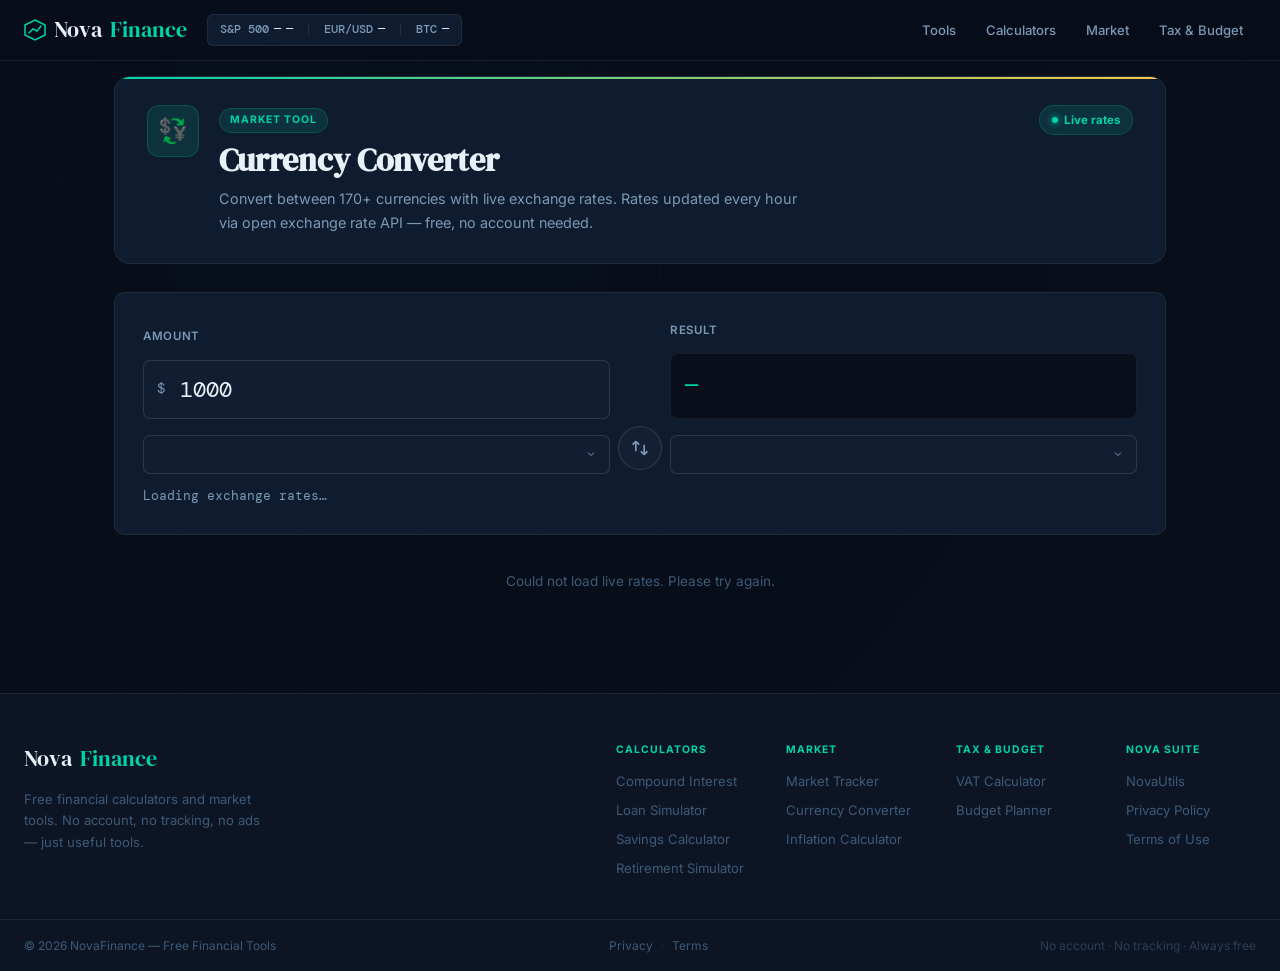
<file: tools/currency-converter/currency-converter.html>
<!DOCTYPE html>
<html lang="en">
<head>
  <meta charset="UTF-8" />
  <meta name="viewport" content="width=device-width, initial-scale=1.0" />
  <meta name="description" content="Free currency converter with live exchange rates. Convert between 170+ currencies including EUR, USD, GBP, JPY, BTC — updated in real time." />
  <meta name="robots" content="index, follow" />
  <title>Currency Converter — Live Exchange Rates | NovaFinance</title>
  <link rel="preconnect" href="https://fonts.googleapis.com" />
  <link href="https://fonts.googleapis.com/css2?family=DM+Serif+Display:ital@0;1&family=DM+Mono:wght@300;400;500&family=Inter:wght@300;400;500;600;700&display=swap" rel="stylesheet" />
  <link rel="stylesheet" href="/style.css" />
  <style>
    .cc-main { display: flex; flex-direction: column; gap: 16px; }
    .cc-converter {
      background: var(--surface); border: 1px solid var(--border);
      border-radius: var(--radius); padding: 28px;
    }
    .cc-row { display: grid; grid-template-columns: 1fr 60px 1fr; gap: 0; align-items: end; }
    .cc-side { display: flex; flex-direction: column; gap: 8px; }
    .cc-amount-wrap { position: relative; }
    .cc-symbol {
      position: absolute; left: 14px; top: 50%; transform: translateY(-50%);
      font-family: var(--font-mono); color: var(--text-dim); font-size: 0.9rem;
    }
    .cc-amount {
      width: 100%; background: var(--bg3); border: 1px solid var(--border2);
      color: var(--text); font-family: var(--font-mono); font-size: 1.4rem;
      padding: 14px 14px 14px 36px; border-radius: var(--radius-sm); outline: none;
      transition: border-color 0.2s;
    }
    .cc-amount:focus { border-color: var(--green); }
    .cc-result-display {
      width: 100%; background: var(--bg); border: 1px solid var(--border);
      color: var(--green); font-family: var(--font-mono); font-size: 1.4rem;
      padding: 14px; border-radius: var(--radius-sm);
      display: flex; align-items: center;
    }
    .cc-swap-col { display: flex; align-items: flex-end; justify-content: center; padding-bottom: 4px; }
    .cc-swap-btn {
      width: 44px; height: 44px; border-radius: 50%;
      background: var(--surface2); border: 1px solid var(--border2);
      color: var(--text-dim); cursor: pointer; display: flex; align-items: center; justify-content: center;
      transition: color 0.2s, border-color 0.2s, transform 0.3s;
    }
    .cc-swap-btn:hover { color: var(--green); border-color: var(--green); transform: rotate(180deg); }
    .cc-rate-info {
      display: flex; align-items: center; justify-content: space-between;
      padding: 12px 0 0; font-size: 0.8rem; color: var(--text-dimmer);
      font-family: var(--font-mono); flex-wrap: wrap; gap: 8px;
    }
    .cc-rate-val { color: var(--text-dim); }
    .cc-updated { font-size: 0.7rem; }

    /* Popular pairs */
    .cc-pairs-grid { display: grid; grid-template-columns: repeat(auto-fill, minmax(160px, 1fr)); gap: 10px; }
    .cc-pair-card {
      background: var(--surface); border: 1px solid var(--border);
      border-radius: var(--radius-sm); padding: 12px 14px; cursor: pointer;
      transition: border-color 0.2s;
    }
    .cc-pair-card:hover { border-color: rgba(0,212,170,0.3); }
    .cc-pair-name { font-size: 0.72rem; font-weight: 700; color: var(--text-dimmer); margin-bottom: 4px; }
    .cc-pair-rate { font-family: var(--font-mono); font-size: 0.95rem; color: var(--text); }
  </style>
</head>
<body>
  <canvas id="bgCanvas"></canvas>
  <main class="tool-page">
    <nav class="breadcrumb">
      <a href="/">Home</a><span class="breadcrumb-sep">›</span>
      <a href="/#cat-market">Market</a><span class="breadcrumb-sep">›</span>
      <span class="breadcrumb-current">Currency Converter</span>
    </nav>
    <header class="tool-header">
      <div class="tool-header-inner">
        <div class="tool-header-icon">💱</div>
        <div class="tool-header-text">
          <div class="tool-category-tag">Market Tool</div>
          <h1 class="tool-title">Currency Converter</h1>
          <p class="tool-desc">Convert between 170+ currencies with live exchange rates. Rates updated every hour via open exchange rate API — free, no account needed.</p>
        </div>
        <div class="tool-header-meta"><div class="tool-status-badge"><span class="tool-status-dot"></span> Live rates</div></div>
      </div>
    </header>
    <div class="tool-body">
      <div class="cc-main">
        <div class="cc-converter">
          <div class="cc-row">
            <div class="cc-side">
              <label class="nf-label">Amount</label>
              <div class="cc-amount-wrap">
                <span class="cc-symbol" id="ccFromSymbol">$</span>
                <input type="number" id="ccAmount" class="cc-amount" value="1000" />
              </div>
              <select id="ccFrom" class="nf-select" style="margin-top:8px"></select>
            </div>
            <div class="cc-swap-col">
              <button class="cc-swap-btn" id="ccSwap" title="Swap currencies">
                <svg width="20" height="20" viewBox="0 0 24 24" fill="none" stroke="currentColor" stroke-width="2"><path d="M7 16V4m0 0L3 8m4-4l4 4"/><path d="M17 8v12m0 0l4-4m-4 4l-4-4"/></svg>
              </button>
            </div>
            <div class="cc-side">
              <label class="nf-label">Result</label>
              <div class="cc-result-display" id="ccResult">—</div>
              <select id="ccTo" class="nf-select" style="margin-top:8px"></select>
            </div>
          </div>
          <div class="cc-rate-info">
            <span class="cc-rate-val" id="ccRateInfo">Loading exchange rates…</span>
            <span class="cc-updated" id="ccUpdated"></span>
          </div>
        </div>

        <!-- Loading -->
        <div id="ccLoading" style="text-align:center;padding:20px;color:var(--text-dimmer);font-size:0.85rem">Loading live rates…</div>

        <!-- Popular pairs -->
        <div class="nf-card" id="ccPairsCard" style="display:none">
          <div class="nf-card-label">Popular pairs (1 USD =)</div>
          <div class="cc-pairs-grid" id="ccPairsGrid"></div>
        </div>
      </div>
    </div>
  </main>
  <footer class="footer"></footer>
  <script src="/components.js"></script>
  <script>
  document.addEventListener('DOMContentLoaded', async function() {
    const POPULAR = ['EUR','GBP','JPY','CHF','CAD','AUD','CNY','INR','BRL','MXN','KRW','SGD'];
    const SYMBOLS = { USD:'$', EUR:'€', GBP:'£', JPY:'¥', CHF:'Fr', CAD:'CA$', AUD:'A$', CNY:'¥', INR:'₹', BRL:'R$', KRW:'₩' };

    let rates = {};
    let base  = 'USD';

    // Fetch rates
    try {
      const res  = await fetch('https://open.er-api.com/v6/latest/USD');
      const data = await res.json();
      rates = data.rates;
      document.getElementById('ccLoading').style.display = 'none';
      document.getElementById('ccUpdated').textContent = 'Updated: ' + new Date(data.time_last_update_unix * 1000).toLocaleTimeString();

      populateSelects(data.rates);
      renderPairs(data.rates);
      convert();
    } catch {
      document.getElementById('ccLoading').textContent = 'Could not load live rates. Please try again.';
    }

    function populateSelects(rates) {
      const currencies = Object.keys(rates).sort();
      ['ccFrom','ccTo'].forEach((id, idx) => {
        const sel = document.getElementById(id);
        sel.innerHTML = '';
        currencies.forEach(code => {
          const opt = document.createElement('option');
          opt.value = code; opt.textContent = code;
          if (idx === 0 && code === 'USD') opt.selected = true;
          if (idx === 1 && code === 'EUR') opt.selected = true;
          sel.appendChild(opt);
        });
      });
    }

    function convert() {
      const amount = parseFloat(document.getElementById('ccAmount').value) || 0;
      const from   = document.getElementById('ccFrom').value;
      const to     = document.getElementById('ccTo').value;
      if (!rates[from] || !rates[to]) return;

      // Convert via USD base
      const inUSD  = amount / rates[from];
      const result = inUSD * rates[to];
      const rate   = rates[to] / rates[from];

      const fmt = n => n.toLocaleString('en-US', { maximumFractionDigits: 4 });
      document.getElementById('ccResult').textContent = fmt(result) + ' ' + to;
      document.getElementById('ccRateInfo').textContent = `1 ${from} = ${fmt(rate)} ${to}`;
      document.getElementById('ccFromSymbol').textContent = SYMBOLS[from] || '';
    }

    function renderPairs(rates) {
      const grid = document.getElementById('ccPairsGrid');
      grid.innerHTML = '';
      POPULAR.forEach(code => {
        if (!rates[code]) return;
        const card = document.createElement('div');
        card.className = 'cc-pair-card';
        card.innerHTML = `<div class="cc-pair-name">USD → ${code}</div><div class="cc-pair-rate">${rates[code].toFixed(4)}</div>`;
        card.addEventListener('click', () => {
          document.getElementById('ccFrom').value = 'USD';
          document.getElementById('ccTo').value   = code;
          convert();
        });
        grid.appendChild(card);
      });
      document.getElementById('ccPairsCard').style.display = '';
    }

    document.getElementById('ccAmount').addEventListener('input', convert);
    document.getElementById('ccFrom').addEventListener('change', convert);
    document.getElementById('ccTo').addEventListener('change', convert);
    document.getElementById('ccSwap').addEventListener('click', () => {
      const from = document.getElementById('ccFrom').value;
      const to   = document.getElementById('ccTo').value;
      document.getElementById('ccFrom').value = to;
      document.getElementById('ccTo').value   = from;
      convert();
    });
  });
  </script>
</body>
</html>
</file>
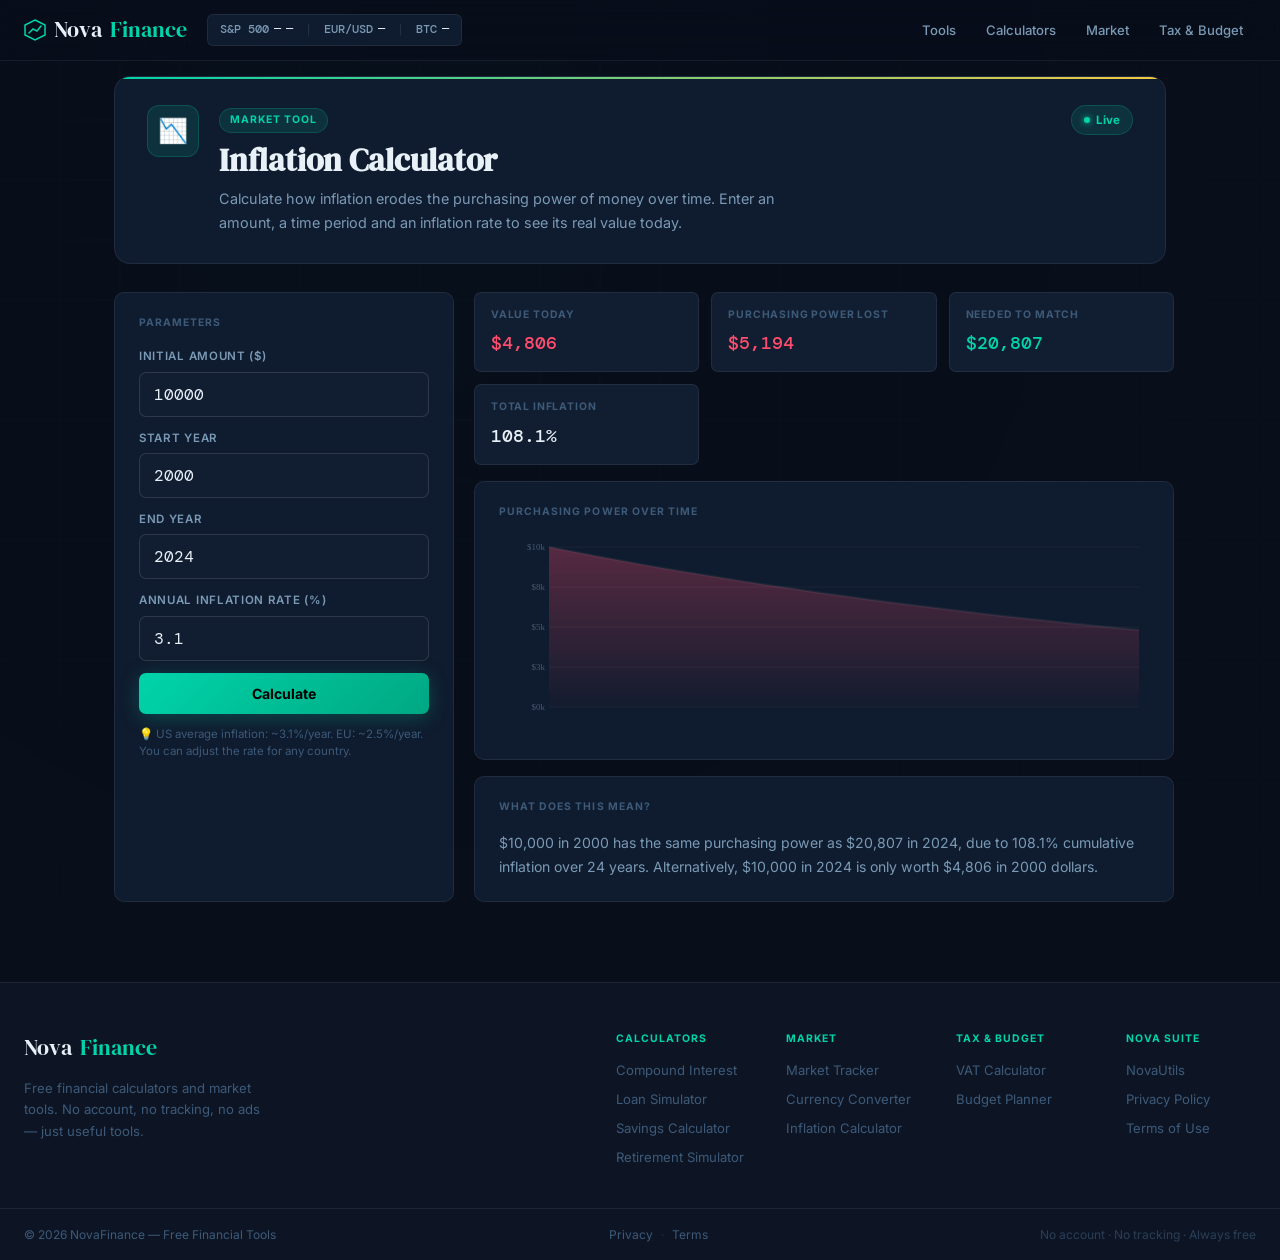
<file: tools/inflation-calculator/inflation-calculator.html>
<!DOCTYPE html>
<html lang="en">
<head>
  <meta charset="UTF-8" /><meta name="viewport" content="width=device-width, initial-scale=1.0" />
  <meta name="description" content="Free inflation calculator. See how inflation erodes purchasing power over time and calculate the real value of money across any period." />
  <meta name="robots" content="index, follow" />
  <title>Inflation Calculator — Purchasing Power | NovaFinance</title>
  <link rel="preconnect" href="https://fonts.googleapis.com" />
  <link href="https://fonts.googleapis.com/css2?family=DM+Serif+Display:ital@0;1&family=DM+Mono:wght@300;400;500&family=Inter:wght@300;400;500;600;700&display=swap" rel="stylesheet" />
  <link rel="stylesheet" href="/style.css" />
</head>
<body>
  <canvas id="bgCanvas"></canvas>
  <main class="tool-page">
    <nav class="breadcrumb"><a href="/">Home</a><span class="breadcrumb-sep">›</span><a href="/#cat-market">Market</a><span class="breadcrumb-sep">›</span><span class="breadcrumb-current">Inflation Calculator</span></nav>
    <header class="tool-header">
      <div class="tool-header-inner">
        <div class="tool-header-icon">📉</div>
        <div class="tool-header-text">
          <div class="tool-category-tag">Market Tool</div>
          <h1 class="tool-title">Inflation Calculator</h1>
          <p class="tool-desc">Calculate how inflation erodes the purchasing power of money over time. Enter an amount, a time period and an inflation rate to see its real value today.</p>
        </div>
        <div class="tool-header-meta"><div class="tool-status-badge"><span class="tool-status-dot"></span> Live</div></div>
      </div>
    </header>
    <div class="tool-body">
      <div style="display:grid;grid-template-columns:340px 1fr;gap:20px">
        <div class="nf-card">
          <div class="nf-card-label">Parameters</div>
          <div style="display:flex;flex-direction:column;gap:12px">
            <div><label class="nf-label">Initial amount ($)</label><input type="number" id="infAmount" class="nf-input" value="10000" /></div>
            <div><label class="nf-label">Start year</label><input type="number" id="infStart" class="nf-input" value="2000" min="1900" max="2100" /></div>
            <div><label class="nf-label">End year</label><input type="number" id="infEnd" class="nf-input" value="2024" min="1900" max="2100" /></div>
            <div><label class="nf-label">Annual inflation rate (%)</label><input type="number" id="infRate" class="nf-input" value="3.1" step="0.1" /></div>
            <button class="nf-btn" id="infCalc" style="width:100%">Calculate</button>
            <div style="font-size:0.72rem;color:var(--text-dimmer);line-height:1.5">💡 US average inflation: ~3.1%/year. EU: ~2.5%/year. You can adjust the rate for any country.</div>
          </div>
        </div>
        <div style="display:flex;flex-direction:column;gap:16px">
          <div class="nf-results-grid" id="infResults" style="display:none">
            <div class="nf-result-item"><div class="nf-result-item-label">Value today</div><div class="nf-result-item-val red" id="infToday">—</div></div>
            <div class="nf-result-item"><div class="nf-result-item-label">Purchasing power lost</div><div class="nf-result-item-val red" id="infLost">—</div></div>
            <div class="nf-result-item"><div class="nf-result-item-label">Needed to match</div><div class="nf-result-item-val green" id="infNeeded">—</div></div>
            <div class="nf-result-item"><div class="nf-result-item-label">Total inflation</div><div class="nf-result-item-val" id="infTotal">—</div></div>
          </div>
          <div class="nf-card">
            <div class="nf-card-label">Purchasing power over time</div>
            <canvas id="infGraph" style="width:100%;height:200px;display:block"></canvas>
          </div>
          <div class="nf-card" id="infContext" style="display:none">
            <div class="nf-card-label">What does this mean?</div>
            <p id="infExplain" style="font-size:0.88rem;color:var(--text-dim);line-height:1.7"></p>
          </div>
        </div>
      </div>
    </div>
  </main>
  <footer class="footer"></footer>
  <script src="/components.js"></script>
  <script>
  document.addEventListener('DOMContentLoaded', function() {
    const fmt = n => n.toLocaleString('en-US', { style:'currency', currency:'USD', maximumFractionDigits:0 });
    const fmtPct = n => n.toFixed(1) + '%';

    document.getElementById('infCalc').addEventListener('click', calc);

    function calc() {
      const amount = parseFloat(document.getElementById('infAmount').value) || 0;
      const start  = parseInt(document.getElementById('infStart').value) || 2000;
      const end    = parseInt(document.getElementById('infEnd').value) || 2024;
      const rate   = parseFloat(document.getElementById('infRate').value) / 100 || 0;
      const years  = end - start;
      if (years <= 0 || amount <= 0) return;

      const factor     = Math.pow(1 + rate, years);
      const todayValue = amount / factor;
      const needed     = amount * factor;
      const lost       = amount - todayValue;
      const totalInf   = (factor - 1) * 100;

      document.getElementById('infToday').textContent  = fmt(todayValue);
      document.getElementById('infLost').textContent   = fmt(lost);
      document.getElementById('infNeeded').textContent = fmt(needed);
      document.getElementById('infTotal').textContent  = fmtPct(totalInf);
      document.getElementById('infResults').style.display = '';

      document.getElementById('infExplain').textContent =
        `${fmt(amount)} in ${start} has the same purchasing power as ${fmt(needed)} in ${end}, ` +
        `due to ${fmtPct(totalInf)} cumulative inflation over ${years} years. ` +
        `Alternatively, ${fmt(amount)} in ${end} is only worth ${fmt(todayValue)} in ${start} dollars.`;
      document.getElementById('infContext').style.display = '';

      // Graph
      const canvas = document.getElementById('infGraph');
      const ctx = canvas.getContext('2d');
      const dpr = window.devicePixelRatio || 1;
      const W = canvas.parentElement.clientWidth - 40, H = 200;
      canvas.style.width = W+'px'; canvas.style.height = H+'px';
      canvas.width = W*dpr; canvas.height = H*dpr; ctx.scale(dpr,dpr);
      ctx.clearRect(0,0,W,H);

      const points = [];
      for (let y = 0; y <= years; y++) {
        points.push({ x: y, val: amount / Math.pow(1+rate, y) });
      }

      const pad = { l:50, r:10, t:10, b:30 };
      const gW = W - pad.l - pad.r, gH = H - pad.t - pad.b;

      ctx.strokeStyle = 'rgba(255,255,255,0.05)'; ctx.lineWidth = 1;
      [0,0.25,0.5,0.75,1].forEach(f => {
        const y = pad.t + f * gH;
        ctx.beginPath(); ctx.moveTo(pad.l, y); ctx.lineTo(pad.l+gW, y); ctx.stroke();
        const v = amount * (1 - f);
        ctx.fillStyle = 'rgba(122,154,181,0.5)'; ctx.font = '9px DM Mono'; ctx.textAlign = 'right';
        ctx.fillText('$'+Math.round(v/1000)+'k', pad.l-4, y+3);
      });

      ctx.beginPath();
      points.forEach((p,i) => {
        const x = pad.l + (i/years)*gW;
        const y = pad.t + gH - (p.val/amount)*gH;
        if (i===0) ctx.moveTo(x,y); else ctx.lineTo(x,y);
      });
      const g = ctx.createLinearGradient(0,pad.t,0,pad.t+gH);
      g.addColorStop(0,'rgba(255,77,109,0.3)'); g.addColorStop(1,'rgba(255,77,109,0.02)');
      ctx.strokeStyle='var(--red)'; ctx.lineWidth=2.5; ctx.stroke();
      ctx.lineTo(pad.l+gW,pad.t+gH); ctx.lineTo(pad.l,pad.t+gH); ctx.closePath();
      ctx.fillStyle=g; ctx.fill();
    }
    calc();
  });
  </script>
</body>
</html>
</file>
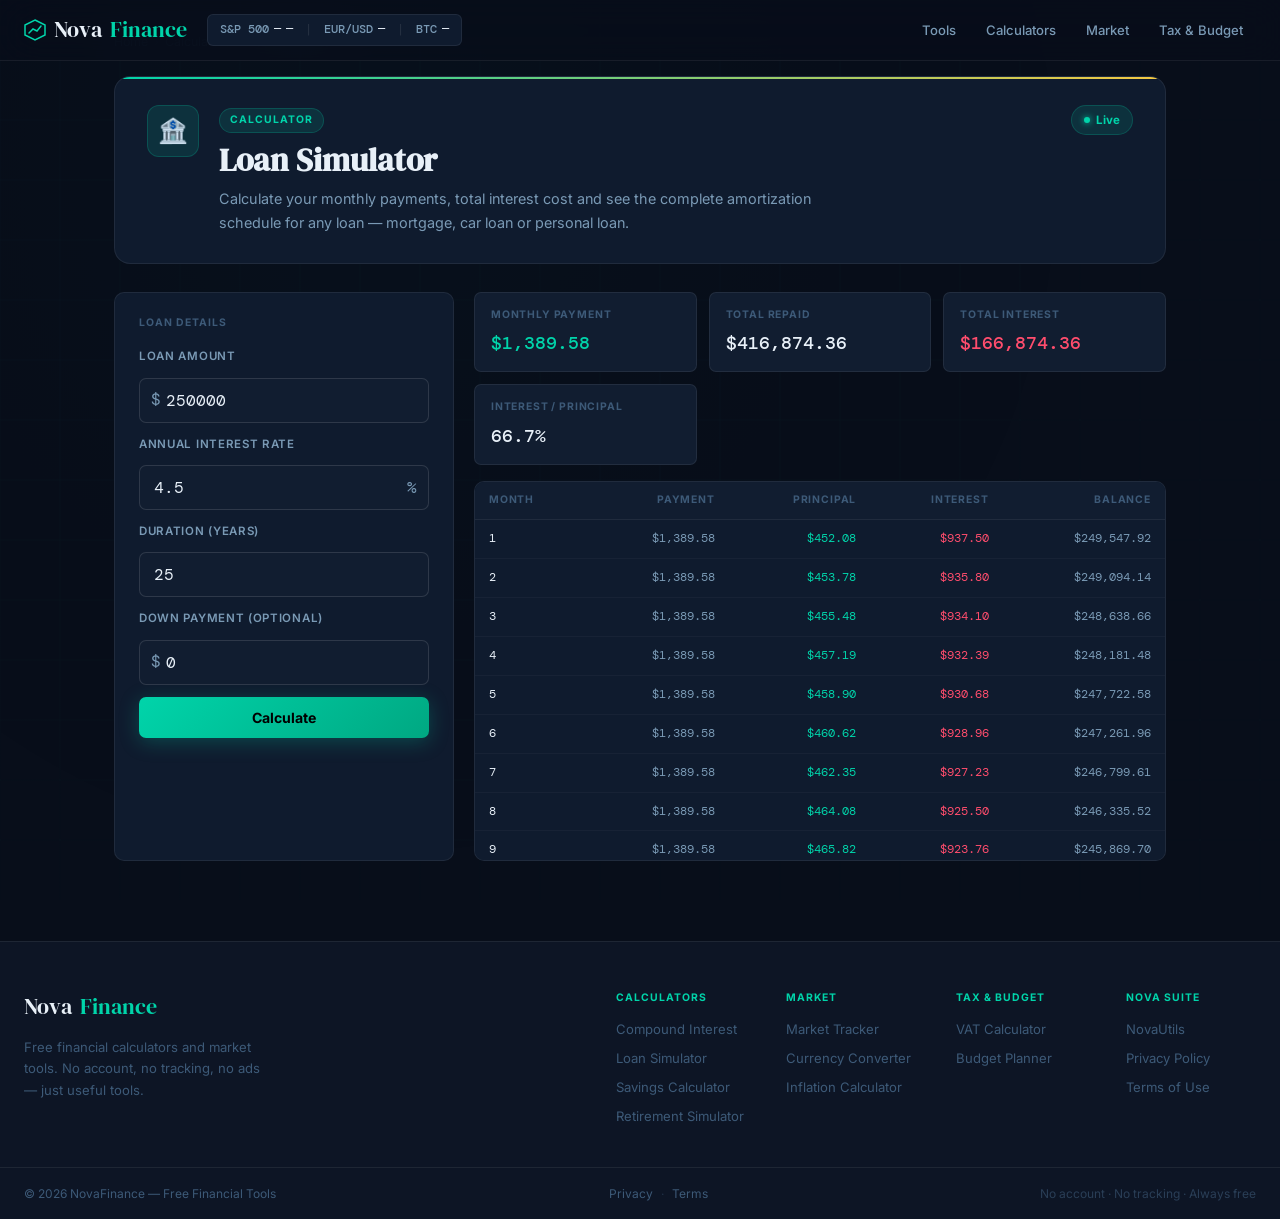
<file: tools/loan-simulator/loan-simulator.html>
<!DOCTYPE html>
<html lang="en">
<head>
  <meta charset="UTF-8" />
  <meta name="viewport" content="width=device-width, initial-scale=1.0" />
  <meta name="description" content="Free loan simulator. Calculate monthly payments, total interest and see the full amortization schedule for any loan or mortgage." />
  <meta name="robots" content="index, follow" />
  <title>Loan Simulator — NovaFinance</title>
  <link rel="preconnect" href="https://fonts.googleapis.com" />
  <link href="https://fonts.googleapis.com/css2?family=DM+Serif+Display:ital@0;1&family=DM+Mono:wght@300;400;500&family=Inter:wght@300;400;500;600;700&display=swap" rel="stylesheet" />
  <link rel="stylesheet" href="/style.css" />
  <style>
    .ls-layout { display: grid; grid-template-columns: 340px 1fr; gap: 20px; }
    .ls-field  { display: flex; flex-direction: column; gap: 6px; margin-bottom: 12px; }
    .ls-table-wrap { max-height: 380px; overflow-y: auto; background: var(--surface); border: 1px solid var(--border); border-radius: var(--radius); scrollbar-width: thin; }
    .ls-table { width: 100%; border-collapse: collapse; }
    .ls-table th { background: var(--bg3); padding: 10px 14px; font-size: 0.65rem; font-weight: 700; text-transform: uppercase; letter-spacing: 0.08em; color: var(--text-dimmer); text-align: right; border-bottom: 1px solid var(--border); position: sticky; top: 0; }
    .ls-table th:first-child { text-align: left; }
    .ls-table td { padding: 9px 14px; font-family: var(--font-mono); font-size: 0.78rem; color: var(--text-dim); text-align: right; border-bottom: 1px solid rgba(255,255,255,0.03); }
    .ls-table td:first-child { color: var(--text); text-align: left; }
    .ls-table td.red { color: var(--red); }
    .ls-table td.green { color: var(--green); }
    @media (max-width: 860px) { .ls-layout { grid-template-columns: 1fr; } }
  </style>
</head>
<body>
  <canvas id="bgCanvas"></canvas>
  <main class="tool-page">
    <nav class="breadcrumb">
      <a href="/">Home</a><span class="breadcrumb-sep">›</span>
      <a href="/#cat-calculators">Calculators</a><span class="breadcrumb-sep">›</span>
      <span class="breadcrumb-current">Loan Simulator</span>
    </nav>
    <header class="tool-header">
      <div class="tool-header-inner">
        <div class="tool-header-icon">🏦</div>
        <div class="tool-header-text">
          <div class="tool-category-tag">Calculator</div>
          <h1 class="tool-title">Loan Simulator</h1>
          <p class="tool-desc">Calculate your monthly payments, total interest cost and see the complete amortization schedule for any loan — mortgage, car loan or personal loan.</p>
        </div>
        <div class="tool-header-meta"><div class="tool-status-badge"><span class="tool-status-dot"></span> Live</div></div>
      </div>
    </header>
    <div class="tool-body">
      <div class="ls-layout">
        <div class="nf-card">
          <div class="nf-card-label">Loan Details</div>
          <div class="ls-field"><label class="nf-label">Loan amount</label><div style="position:relative"><span style="position:absolute;left:12px;top:50%;transform:translateY(-50%);color:var(--text-dim);font-family:var(--font-mono)">$</span><input type="number" id="lsAmount" class="nf-input" value="250000" style="padding-left:26px" /></div></div>
          <div class="ls-field"><label class="nf-label">Annual interest rate</label><div style="position:relative"><input type="number" id="lsRate" class="nf-input" value="4.5" step="0.1" style="padding-right:28px" /><span style="position:absolute;right:12px;top:50%;transform:translateY(-50%);color:var(--text-dim);font-family:var(--font-mono)">%</span></div></div>
          <div class="ls-field"><label class="nf-label">Duration (years)</label><input type="number" id="lsYears" class="nf-input" value="25" min="1" max="50" /></div>
          <div class="ls-field"><label class="nf-label">Down payment (optional)</label><div style="position:relative"><span style="position:absolute;left:12px;top:50%;transform:translateY(-50%);color:var(--text-dim);font-family:var(--font-mono)">$</span><input type="number" id="lsDown" class="nf-input" value="0" style="padding-left:26px" /></div></div>
          <button class="nf-btn" id="lsCalc" style="width:100%">Calculate</button>
        </div>
        <div style="display:flex;flex-direction:column;gap:16px">
          <div class="nf-results-grid" id="lsResults" style="display:none">
            <div class="nf-result-item"><div class="nf-result-item-label">Monthly payment</div><div class="nf-result-item-val green" id="lsMonthly">—</div></div>
            <div class="nf-result-item"><div class="nf-result-item-label">Total repaid</div><div class="nf-result-item-val" id="lsTotal">—</div></div>
            <div class="nf-result-item"><div class="nf-result-item-label">Total interest</div><div class="nf-result-item-val red" id="lsInterest">—</div></div>
            <div class="nf-result-item"><div class="nf-result-item-label">Interest / Principal</div><div class="nf-result-item-val" id="lsRatio">—</div></div>
          </div>
          <div class="ls-table-wrap">
            <table class="ls-table">
              <thead><tr><th>Month</th><th>Payment</th><th>Principal</th><th>Interest</th><th>Balance</th></tr></thead>
              <tbody id="lsTableBody"><tr><td colspan="5" style="text-align:center;color:var(--text-dimmer);padding:20px">Enter values and click Calculate</td></tr></tbody>
            </table>
          </div>
        </div>
      </div>
    </div>
  </main>
  <footer class="footer"></footer>
  <script src="/components.js"></script>
  <script>
  document.addEventListener('DOMContentLoaded', function() {
    const fmt = n => n.toLocaleString('en-US', { style:'currency', currency:'USD', maximumFractionDigits:2 });

    document.getElementById('lsCalc').addEventListener('click', calculate);

    function calculate() {
      const total  = parseFloat(document.getElementById('lsAmount').value) || 0;
      const down   = parseFloat(document.getElementById('lsDown').value) || 0;
      const P      = total - down;
      const annual = parseFloat(document.getElementById('lsRate').value) / 100 || 0;
      const years  = parseInt(document.getElementById('lsYears').value) || 0;
      const r      = annual / 12;
      const n      = years * 12;

      if (P <= 0 || r <= 0 || n <= 0) return;

      const monthly = P * (r * Math.pow(1+r, n)) / (Math.pow(1+r, n) - 1);
      const totalPaid = monthly * n;
      const totalInt  = totalPaid - P;

      document.getElementById('lsMonthly').textContent  = fmt(monthly);
      document.getElementById('lsTotal').textContent    = fmt(totalPaid);
      document.getElementById('lsInterest').textContent = fmt(totalInt);
      document.getElementById('lsRatio').textContent    = ((totalInt / P) * 100).toFixed(1) + '%';
      document.getElementById('lsResults').style.display = '';

      const tbody = document.getElementById('lsTableBody');
      tbody.innerHTML = '';
      let balance = P;
      for (let m = 1; m <= n; m++) {
        const intPart  = balance * r;
        const prinPart = monthly - intPart;
        balance -= prinPart;
        const tr = document.createElement('tr');
        tr.innerHTML = `<td>${m}</td><td>${fmt(monthly)}</td><td class="green">${fmt(prinPart)}</td><td class="red">${fmt(intPart)}</td><td>${fmt(Math.max(0, balance))}</td>`;
        tbody.appendChild(tr);
      }
    }
    calculate();
  });
  </script>
</body>
</html>
</file>
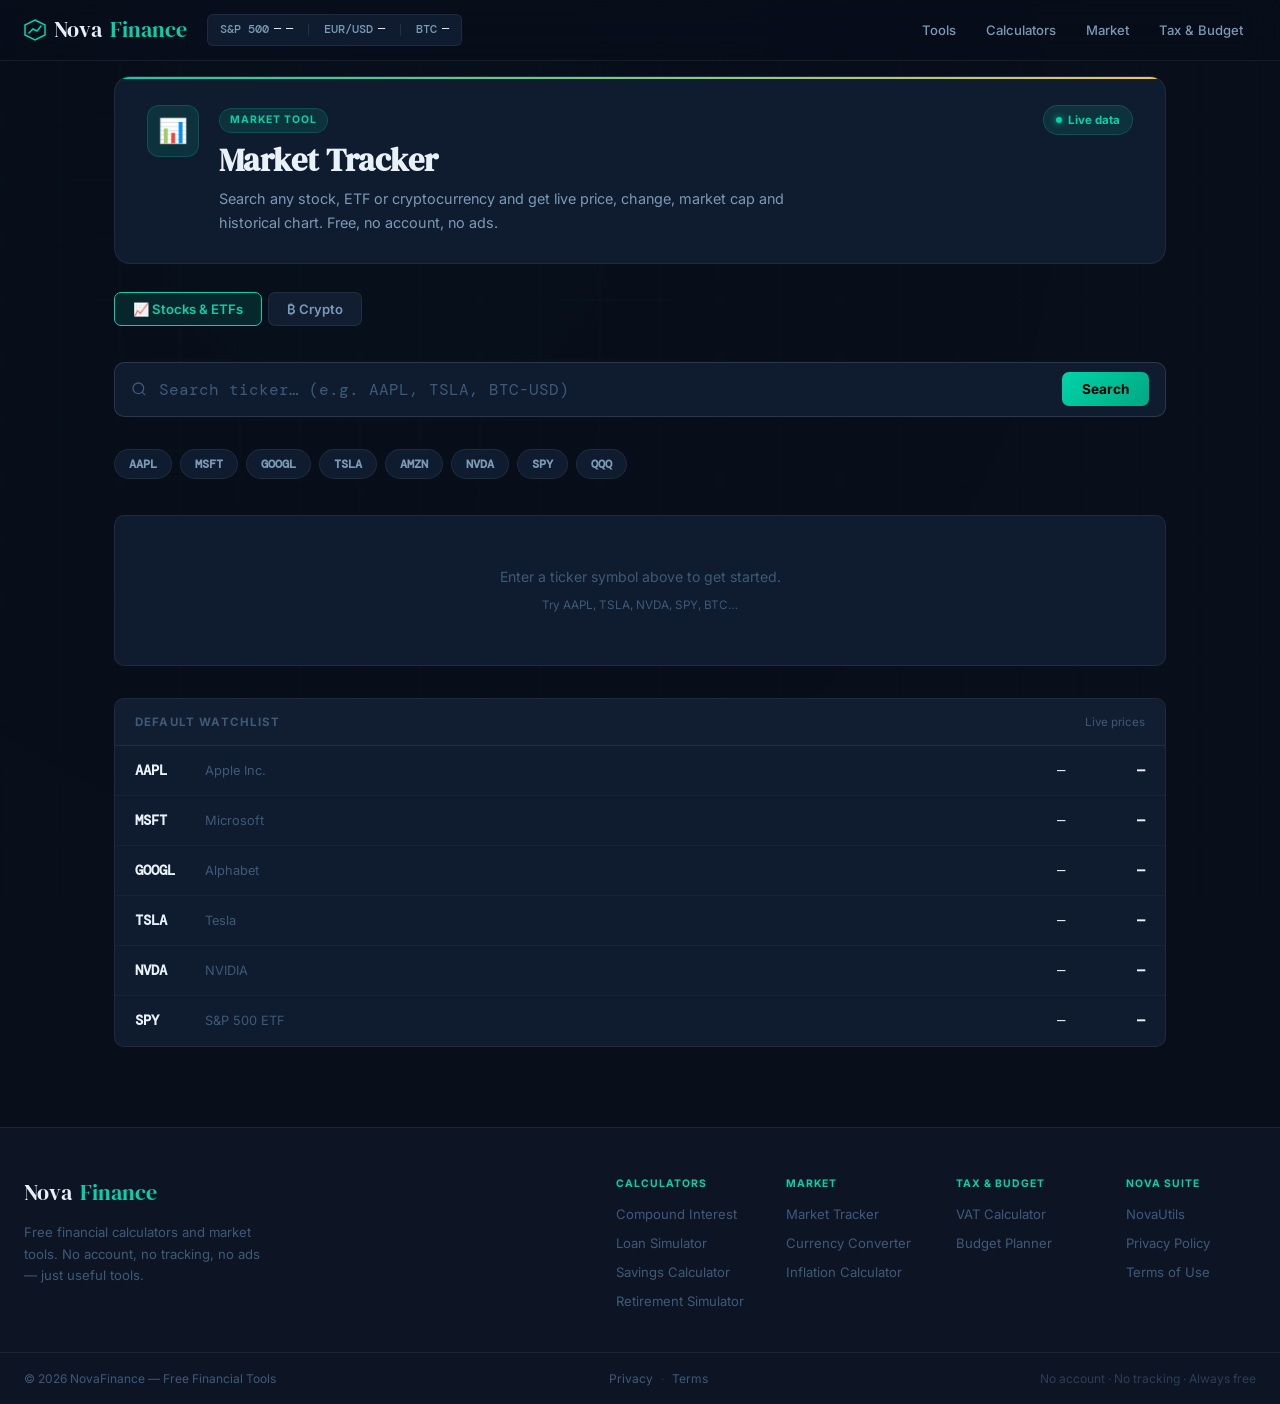
<file: tools/market-tracker/market-tracker.html>
<!DOCTYPE html>
<html lang="en">
<head>
  <meta charset="UTF-8" /><meta name="viewport" content="width=device-width, initial-scale=1.0" />
  <meta name="description" content="Track live stock and crypto prices for free. Search any ticker — AAPL, TSLA, BTC, ETH — and see real-time price, change and market cap. No account needed." />
  <meta name="robots" content="index, follow" />
  <title>Market Tracker — Live Stock & Crypto Prices | NovaFinance</title>
  <link rel="preconnect" href="https://fonts.googleapis.com" />
  <link href="https://fonts.googleapis.com/css2?family=DM+Serif+Display:ital@0;1&family=DM+Mono:wght@300;400;500&family=Inter:wght@300;400;500;600;700&display=swap" rel="stylesheet" />
  <link rel="stylesheet" href="/style.css" />
  <style>
    /* ── Search ── */
    .mt-search-wrap {
      background: var(--surface); border: 1px solid var(--border2);
      border-radius: var(--radius); padding: 6px 16px;
      display: flex; align-items: center; gap: 12px;
      transition: border-color 0.2s, box-shadow 0.2s;
      margin-bottom: 16px;
    }
    .mt-search-wrap:focus-within {
      border-color: var(--green);
      box-shadow: 0 0 0 3px var(--green-dim);
    }
    .mt-search-input {
      flex: 1; background: none; border: none; outline: none;
      color: var(--text); font-family: var(--font-mono);
      font-size: 1rem; padding: 10px 0;
    }
    .mt-search-input::placeholder { color: var(--text-dimmer); }
    .mt-search-btn {
      padding: 9px 20px; background: linear-gradient(135deg, var(--green), var(--green-dark));
      color: #000; font-weight: 700; font-size: 0.85rem;
      border-radius: var(--radius-sm); border: none; cursor: pointer;
      transition: opacity 0.2s; white-space: nowrap;
    }
    .mt-search-btn:hover { opacity: 0.88; }

    /* ── Mode tabs ── */
    .mt-tabs {
      display: flex; gap: 6px; margin-bottom: 20px;
    }
    .mt-tab {
      padding: 8px 18px; background: var(--bg3);
      border: 1px solid var(--border); color: var(--text-dim);
      font-weight: 600; font-size: 0.82rem;
      border-radius: var(--radius-sm); cursor: pointer; transition: all 0.2s;
    }
    .mt-tab.active { background: var(--green-dim); border-color: var(--green); color: var(--green); }

    /* ── Result card ── */
    .mt-result-card {
      background: var(--surface); border: 1px solid var(--border);
      border-radius: var(--radius-lg); padding: 28px 32px;
      position: relative; overflow: hidden; margin-bottom: 20px;
    }
    .mt-result-card::before {
      content: ''; position: absolute; top: 0; left: 0; right: 0; height: 2px;
      background: linear-gradient(90deg, var(--green), var(--gold));
    }
    .mt-result-top {
      display: flex; align-items: flex-start;
      justify-content: space-between; gap: 20px; flex-wrap: wrap;
      margin-bottom: 24px;
    }
    .mt-ticker-info { display: flex; flex-direction: column; gap: 4px; }
    .mt-ticker-sym {
      font-family: var(--font-mono); font-size: 1rem; font-weight: 700;
      color: var(--text-dimmer); text-transform: uppercase;
    }
    .mt-ticker-name {
      font-family: var(--font-display); font-size: 1.8rem; color: var(--text); line-height: 1.2;
    }
    .mt-ticker-exchange { font-size: 0.75rem; color: var(--text-dimmer); margin-top: 4px; }
    .mt-price-block { text-align: right; }
    .mt-price {
      font-family: var(--font-mono); font-size: 2.8rem; font-weight: 500;
      color: var(--text); line-height: 1;
    }
    .mt-change {
      font-family: var(--font-mono); font-size: 1rem; font-weight: 600;
      margin-top: 6px;
    }
    .mt-change.up { color: var(--green); }
    .mt-change.down { color: var(--red); }

    /* Stats grid */
    .mt-stats-grid {
      display: grid; grid-template-columns: repeat(auto-fill, minmax(160px, 1fr));
      gap: 12px;
    }
    .mt-stat {
      background: var(--bg3); border: 1px solid var(--border);
      border-radius: var(--radius-sm); padding: 12px 14px;
    }
    .mt-stat-label { font-size: 0.62rem; font-weight: 700; color: var(--text-dimmer); text-transform: uppercase; letter-spacing: 0.08em; margin-bottom: 5px; }
    .mt-stat-val   { font-family: var(--font-mono); font-size: 0.92rem; color: var(--text); font-weight: 500; }

    /* ── Chart ── */
    .mt-chart-card {
      background: var(--surface); border: 1px solid var(--border);
      border-radius: var(--radius); padding: 20px 24px; margin-bottom: 20px;
    }
    .mt-chart-header {
      display: flex; align-items: center; justify-content: space-between;
      margin-bottom: 16px; flex-wrap: wrap; gap: 10px;
    }
    .mt-chart-title { font-size: 0.72rem; font-weight: 700; text-transform: uppercase; letter-spacing: 0.1em; color: var(--text-dimmer); }
    .mt-period-group { display: flex; gap: 5px; }
    .mt-period-btn {
      padding: 5px 10px; background: var(--bg3);
      border: 1px solid var(--border); color: var(--text-dimmer);
      font-size: 0.72rem; font-weight: 600; border-radius: 5px; cursor: pointer;
      transition: all 0.2s;
    }
    .mt-period-btn.active { background: var(--green-dim); border-color: var(--green); color: var(--green); }
    #mtChart { width: 100%; height: 200px; display: block; }

    /* ── Watchlist ── */
    .mt-watchlist-card {
      background: var(--surface); border: 1px solid var(--border);
      border-radius: var(--radius); overflow: hidden;
    }
    .mt-watchlist-header {
      display: flex; align-items: center; justify-content: space-between;
      padding: 14px 20px; border-bottom: 1px solid var(--border);
      background: var(--bg3);
    }
    .mt-watchlist-title { font-size: 0.72rem; font-weight: 700; text-transform: uppercase; letter-spacing: 0.1em; color: var(--text-dimmer); }
    .mt-watchlist-row {
      display: flex; align-items: center; justify-content: space-between;
      padding: 13px 20px; border-bottom: 1px solid rgba(255,255,255,0.03);
      cursor: pointer; transition: background 0.15s;
    }
    .mt-watchlist-row:last-child { border-bottom: none; }
    .mt-watchlist-row:hover { background: rgba(255,255,255,0.025); }
    .mt-wl-sym { font-family: var(--font-mono); font-size: 0.85rem; font-weight: 700; color: var(--text); min-width: 70px; }
    .mt-wl-name { font-size: 0.8rem; color: var(--text-dimmer); flex: 1; }
    .mt-wl-price { font-family: var(--font-mono); font-size: 0.9rem; color: var(--text); min-width: 90px; text-align: right; }
    .mt-wl-chg { font-family: var(--font-mono); font-size: 0.8rem; font-weight: 600; min-width: 80px; text-align: right; }
    .mt-wl-chg.up { color: var(--green); }
    .mt-wl-chg.down { color: var(--red); }
    .mt-wl-loading { font-size: 0.75rem; color: var(--text-dimmer); }

    /* ── States ── */
    .mt-loading, .mt-error, .mt-empty {
      display: none; padding: 50px 20px; text-align: center;
      font-size: 0.88rem; color: var(--text-dimmer);
      background: var(--surface); border: 1px solid var(--border);
      border-radius: var(--radius); margin-bottom: 16px;
    }
    .mt-loading.show, .mt-error.show, .mt-empty.show { display: block; }
    .mt-spinner {
      width: 32px; height: 32px; border-radius: 50%;
      border: 3px solid var(--border2); border-top-color: var(--green);
      animation: spin 0.8s linear infinite; margin: 0 auto 14px;
    }
    @keyframes spin { to { transform: rotate(360deg); } }

    /* ── Popular ── */
    .mt-popular { display: flex; gap: 8px; flex-wrap: wrap; margin-bottom: 20px; }
    .mt-popular-btn {
      padding: 6px 14px; background: var(--surface); border: 1px solid var(--border);
      color: var(--text-dim); font-family: var(--font-mono);
      font-size: 0.78rem; font-weight: 600; border-radius: 100px; cursor: pointer;
      transition: all 0.2s;
    }
    .mt-popular-btn:hover { border-color: var(--green); color: var(--green); }
  </style>
</head>
<body>
  <canvas id="bgCanvas"></canvas>
  <main class="tool-page">
    <nav class="breadcrumb">
      <a href="/">Home</a><span class="breadcrumb-sep">›</span>
      <a href="/#cat-market">Market</a><span class="breadcrumb-sep">›</span>
      <span class="breadcrumb-current">Market Tracker</span>
    </nav>
    <header class="tool-header">
      <div class="tool-header-inner">
        <div class="tool-header-icon">📊</div>
        <div class="tool-header-text">
          <div class="tool-category-tag">Market Tool</div>
          <h1 class="tool-title">Market Tracker</h1>
          <p class="tool-desc">Search any stock, ETF or cryptocurrency and get live price, change, market cap and historical chart. Free, no account, no ads.</p>
        </div>
        <div class="tool-header-meta"><div class="tool-status-badge"><span class="tool-status-dot"></span> Live data</div></div>
      </div>
    </header>

    <div class="tool-body">

      <!-- Mode tabs -->
      <div class="mt-tabs">
        <button class="mt-tab active" id="tabStocks">📈 Stocks & ETFs</button>
        <button class="mt-tab" id="tabCrypto">₿ Crypto</button>
      </div>

      <!-- Search -->
      <div class="mt-search-wrap">
        <svg width="16" height="16" viewBox="0 0 24 24" fill="none" stroke="currentColor" stroke-width="2" style="color:var(--text-dimmer);flex-shrink:0"><circle cx="11" cy="11" r="8"/><path d="m21 21-4.35-4.35"/></svg>
        <input type="text" id="mtInput" class="mt-search-input" placeholder="Search ticker… (e.g. AAPL, TSLA, BTC-USD)" autocomplete="off" spellcheck="false" />
        <button class="mt-search-btn" id="mtSearch">Search</button>
      </div>

      <!-- Popular tickers -->
      <div class="mt-popular" id="mtPopular">
        <button class="mt-popular-btn" data-ticker="AAPL">AAPL</button>
        <button class="mt-popular-btn" data-ticker="MSFT">MSFT</button>
        <button class="mt-popular-btn" data-ticker="GOOGL">GOOGL</button>
        <button class="mt-popular-btn" data-ticker="TSLA">TSLA</button>
        <button class="mt-popular-btn" data-ticker="AMZN">AMZN</button>
        <button class="mt-popular-btn" data-ticker="NVDA">NVDA</button>
        <button class="mt-popular-btn" data-ticker="SPY">SPY</button>
        <button class="mt-popular-btn" data-ticker="QQQ">QQQ</button>
      </div>

      <!-- States -->
      <div class="mt-loading" id="mtLoading">
        <div class="mt-spinner"></div>
        Fetching live market data…
      </div>
      <div class="mt-error" id="mtError">
        ⚠️ Could not fetch data for this ticker. Please check the symbol and try again.
        <br><small style="margin-top:8px;display:block">Examples: AAPL, TSLA, MSFT for stocks — BTC for crypto</small>
      </div>
      <div class="mt-empty" id="mtEmpty">
        Enter a ticker symbol above to get started.
        <br><small style="margin-top:8px;display:block">Try AAPL, TSLA, NVDA, SPY, BTC…</small>
      </div>

      <!-- Result -->
      <div id="mtResultWrap" style="display:none">
        <div class="mt-result-card">
          <div class="mt-result-top">
            <div class="mt-ticker-info">
              <div class="mt-ticker-sym" id="mtSym">—</div>
              <div class="mt-ticker-name" id="mtName">—</div>
              <div class="mt-ticker-exchange" id="mtExchange">—</div>
            </div>
            <div class="mt-price-block">
              <div class="mt-price" id="mtPrice">—</div>
              <div class="mt-change" id="mtChange">—</div>
            </div>
          </div>
          <div class="mt-stats-grid" id="mtStatsGrid"></div>
        </div>

        <!-- Chart -->
        <div class="mt-chart-card">
          <div class="mt-chart-header">
            <span class="mt-chart-title">Price History</span>
            <div class="mt-period-group" id="mtPeriodGroup">
              <button class="mt-period-btn" data-range="1d">1D</button>
              <button class="mt-period-btn active" data-range="5d">5D</button>
              <button class="mt-period-btn" data-range="1mo">1M</button>
              <button class="mt-period-btn" data-range="3mo">3M</button>
              <button class="mt-period-btn" data-range="1y">1Y</button>
              <button class="mt-period-btn" data-range="5y">5Y</button>
            </div>
          </div>
          <canvas id="mtChart"></canvas>
        </div>
      </div>

      <!-- Watchlist -->
      <div class="mt-watchlist-card" id="mtWatchlist">
        <div class="mt-watchlist-header">
          <span class="mt-watchlist-title">Default Watchlist</span>
          <span style="font-size:0.72rem;color:var(--text-dimmer)">Live prices</span>
        </div>
        <div id="mtWatchlistBody">
          <div style="padding:20px;text-align:center;color:var(--text-dimmer);font-size:0.82rem">Loading watchlist…</div>
        </div>
      </div>

    </div>
  </main>
  <footer class="footer"></footer>
  <script src="/components.js"></script>
  <script>
  document.addEventListener('DOMContentLoaded', function () {
    'use strict';

    /* ── State ── */
    let mode       = 'stocks'; // 'stocks' | 'crypto'
    let currentTicker = '';
    let currentRange  = '5d';
    let chartData     = [];

    /* ── Watchlists ── */
    const WATCHLIST_STOCKS = [
      { sym:'AAPL',  name:'Apple Inc.' },
      { sym:'MSFT',  name:'Microsoft' },
      { sym:'GOOGL', name:'Alphabet' },
      { sym:'TSLA',  name:'Tesla' },
      { sym:'NVDA',  name:'NVIDIA' },
      { sym:'SPY',   name:'S&P 500 ETF' },
    ];
    const WATCHLIST_CRYPTO = [
      { id:'bitcoin',  sym:'BTC', name:'Bitcoin' },
      { id:'ethereum', sym:'ETH', name:'Ethereum' },
      { id:'solana',   sym:'SOL', name:'Solana' },
      { id:'binancecoin', sym:'BNB', name:'BNB' },
      { id:'ripple',   sym:'XRP', name:'XRP' },
      { id:'cardano',  sym:'ADA', name:'Cardano' },
    ];

    /* ── Helpers ── */
    const fmtPrice = (n, decimals) => {
      if (n === null || n === undefined || isNaN(n)) return '—';
      if (n >= 1e12) return '$' + (n/1e12).toFixed(2) + 'T';
      if (n >= 1e9)  return '$' + (n/1e9).toFixed(2) + 'B';
      if (n >= 1e6)  return '$' + (n/1e6).toFixed(2) + 'M';
      const d = decimals !== undefined ? decimals : n < 1 ? 6 : 2;
      return n.toLocaleString('en-US', { style:'currency', currency:'USD', minimumFractionDigits:d, maximumFractionDigits:d });
    };
    const fmtPct = n => (n >= 0 ? '+' : '') + n.toFixed(2) + '%';
    const fmtNum = n => {
      if (!n && n !== 0) return '—';
      if (n >= 1e12) return (n/1e12).toFixed(2) + 'T';
      if (n >= 1e9)  return (n/1e9).toFixed(2) + 'B';
      if (n >= 1e6)  return (n/1e6).toFixed(2) + 'M';
      return n.toLocaleString('en-US');
    };

    function showState(state) {
      document.getElementById('mtLoading').classList.toggle('show', state === 'loading');
      document.getElementById('mtError').classList.toggle('show', state === 'error');
      document.getElementById('mtEmpty').classList.toggle('show', state === 'empty');
      document.getElementById('mtResultWrap').style.display = state === 'result' ? '' : 'none';
    }

    /* ══════════════════════════════════════════
       STOCKS via Yahoo Finance (via allorigins proxy)
    ══════════════════════════════════════════ */
    async function fetchStock(ticker) {
      ticker = ticker.toUpperCase().trim();
      currentTicker = ticker;
      showState('loading');

      try {
        // Quote endpoint
        const quoteUrl = `https://query1.finance.yahoo.com/v8/finance/chart/${ticker}?interval=1d&range=5d`;
        const proxyUrl = `https://api.allorigins.win/get?url=${encodeURIComponent(quoteUrl)}`;
        const res  = await fetch(proxyUrl);
        const data = await res.json();
        const parsed = JSON.parse(data.contents);
        const meta   = parsed.chart.result[0].meta;
        const quotes = parsed.chart.result[0].indicators.quote[0];
        const timestamps = parsed.chart.result[0].timestamp;

        const price    = meta.regularMarketPrice;
        const prevClose= meta.chartPreviousClose || meta.previousClose;
        const change   = price - prevClose;
        const changePct= (change / prevClose) * 100;

        renderResult({
          sym:      ticker,
          name:     meta.longName || meta.shortName || ticker,
          exchange: meta.exchangeName,
          price, change, changePct,
          stats: [
            { label: 'Previous Close', val: fmtPrice(prevClose) },
            { label: 'Open',           val: fmtPrice(meta.regularMarketOpen) },
            { label: 'Day High',       val: fmtPrice(meta.regularMarketDayHigh) },
            { label: 'Day Low',        val: fmtPrice(meta.regularMarketDayLow) },
            { label: 'Volume',         val: fmtNum(meta.regularMarketVolume) },
            { label: '52W High',       val: fmtPrice(meta.fiftyTwoWeekHigh) },
            { label: '52W Low',        val: fmtPrice(meta.fiftyTwoWeekLow) },
            { label: 'Market Cap',     val: fmtNum(meta.marketCap) },
          ]
        });

        // Chart data
        chartData = timestamps.map((t, i) => ({
          time: t * 1000,
          close: quotes.close[i]
        })).filter(d => d.close !== null);
        drawChart();

      } catch (err) {
        showState('error');
      }
    }

    async function fetchStockHistory(ticker, range) {
      try {
        const intervals = { '1d':'5m','5d':'15m','1mo':'1d','3mo':'1d','1y':'1wk','5y':'1mo' };
        const interval  = intervals[range] || '1d';
        const quoteUrl  = `https://query1.finance.yahoo.com/v8/finance/chart/${ticker}?interval=${interval}&range=${range}`;
        const proxyUrl  = `https://api.allorigins.win/get?url=${encodeURIComponent(quoteUrl)}`;
        const res    = await fetch(proxyUrl);
        const data   = await res.json();
        const parsed = JSON.parse(data.contents);
        const result = parsed.chart.result[0];
        const quotes = result.indicators.quote[0];
        chartData = result.timestamp.map((t, i) => ({
          time:  t * 1000,
          close: quotes.close[i]
        })).filter(d => d.close !== null);
        drawChart();
      } catch {}
    }

    /* ══════════════════════════════════════════
       CRYPTO via CoinGecko (free, no key)
    ══════════════════════════════════════════ */
    const CRYPTO_IDS = {
      'BTC':'bitcoin','ETH':'ethereum','SOL':'solana','BNB':'binancecoin',
      'XRP':'ripple','ADA':'cardano','DOGE':'dogecoin','MATIC':'matic-network',
      'DOT':'polkadot','AVAX':'avalanche-2','LINK':'chainlink','LTC':'litecoin',
      'UNI':'uniswap','ATOM':'cosmos','ALGO':'algorand',
    };

    async function fetchCrypto(sym) {
      sym = sym.toUpperCase().replace('-USD','').replace('USDT','').trim();
      const coinId = CRYPTO_IDS[sym];
      if (!coinId) { showState('error'); return; }
      currentTicker = sym;
      showState('loading');

      try {
        const res  = await fetch(`https://api.coingecko.com/api/v3/coins/${coinId}?localization=false&tickers=false&community_data=false&developer_data=false`);
        const data = await res.json();
        const mkt  = data.market_data;

        const price     = mkt.current_price.usd;
        const changePct = mkt.price_change_percentage_24h || 0;
        const change    = price * changePct / 100;

        renderResult({
          sym, name: data.name, exchange: 'Crypto',
          price, change, changePct,
          stats: [
            { label: '24h High',    val: fmtPrice(mkt.high_24h?.usd) },
            { label: '24h Low',     val: fmtPrice(mkt.low_24h?.usd) },
            { label: 'Market Cap',  val: fmtNum(mkt.market_cap?.usd) },
            { label: 'Volume 24h',  val: fmtNum(mkt.total_volume?.usd) },
            { label: 'Rank',        val: '#' + (data.market_cap_rank || '—') },
            { label: 'All-Time High',val: fmtPrice(mkt.ath?.usd) },
            { label: 'Circulating', val: fmtNum(mkt.circulating_supply) + ' ' + sym },
            { label: '7d Change',   val: fmtPct(mkt.price_change_percentage_7d || 0) },
          ]
        });

        // Chart — last 30 days
        const chartRes  = await fetch(`https://api.coingecko.com/api/v3/coins/${coinId}/market_chart?vs_currency=usd&days=30`);
        const chartRaw  = await chartRes.json();
        chartData = (chartRaw.prices || []).map(p => ({ time: p[0], close: p[1] }));
        drawChart();

      } catch {
        showState('error');
      }
    }

    /* ══════════════════════════════════════════
       RENDER RESULT
    ══════════════════════════════════════════ */
    function renderResult(d) {
      document.getElementById('mtSym').textContent      = d.sym;
      document.getElementById('mtName').textContent     = d.name;
      document.getElementById('mtExchange').textContent = d.exchange;
      document.getElementById('mtPrice').textContent    = fmtPrice(d.price);

      const chgEl = document.getElementById('mtChange');
      const up = d.changePct >= 0;
      chgEl.textContent = `${up?'▲':'▼'} ${fmtPrice(Math.abs(d.change))} (${fmtPct(d.changePct)}) today`;
      chgEl.className   = 'mt-change ' + (up ? 'up' : 'down');

      const grid = document.getElementById('mtStatsGrid');
      grid.innerHTML = '';
      d.stats.forEach(s => {
        const el = document.createElement('div');
        el.className = 'mt-stat';
        el.innerHTML = `<div class="mt-stat-label">${s.label}</div><div class="mt-stat-val">${s.val}</div>`;
        grid.appendChild(el);
      });

      showState('result');
    }

    /* ══════════════════════════════════════════
       CHART
    ══════════════════════════════════════════ */
    function drawChart() {
      const canvas = document.getElementById('mtChart');
      if (!canvas || !chartData.length) return;
      const ctx = canvas.getContext('2d');
      const dpr = window.devicePixelRatio || 1;
      const W   = canvas.parentElement.clientWidth - 48;
      const H   = 200;
      canvas.style.width  = W + 'px';
      canvas.style.height = H + 'px';
      canvas.width  = W * dpr;
      canvas.height = H * dpr;
      ctx.scale(dpr, dpr);
      ctx.clearRect(0, 0, W, H);

      const vals = chartData.map(d => d.close).filter(Boolean);
      if (!vals.length) return;
      const min = Math.min(...vals);
      const max = Math.max(...vals);
      const range = max - min || 1;
      const pad = { l:55, r:10, t:10, b:28 };
      const gW = W - pad.l - pad.r;
      const gH = H - pad.t - pad.b;

      // Grid
      ctx.strokeStyle = 'rgba(255,255,255,0.05)'; ctx.lineWidth = 1;
      [0,0.25,0.5,0.75,1].forEach(f => {
        const y = pad.t + f * gH;
        ctx.beginPath(); ctx.moveTo(pad.l, y); ctx.lineTo(pad.l+gW, y); ctx.stroke();
        const v = max - f * range;
        ctx.fillStyle = 'rgba(122,154,181,0.55)'; ctx.font = '9px DM Mono,monospace'; ctx.textAlign = 'right';
        const label = v >= 1000 ? '$' + v.toFixed(0) : '$' + v.toFixed(v < 1 ? 4 : 2);
        ctx.fillText(label, pad.l - 4, y + 3);
      });

      // Determine color — green if end > start
      const isUp = vals[vals.length-1] >= vals[0];
      const lineColor = isUp ? 'var(--green)' : 'var(--red)';
      const fillColor0 = isUp ? 'rgba(0,212,170,0.25)' : 'rgba(255,77,109,0.25)';
      const fillColor1 = isUp ? 'rgba(0,212,170,0.02)' : 'rgba(255,77,109,0.02)';

      // Area + line
      ctx.beginPath();
      chartData.forEach((d, i) => {
        if (!d.close) return;
        const x = pad.l + (i / (chartData.length-1)) * gW;
        const y = pad.t + gH - ((d.close - min) / range) * gH;
        if (i === 0) ctx.moveTo(x, y); else ctx.lineTo(x, y);
      });

      // Fill
      const g = ctx.createLinearGradient(0, pad.t, 0, pad.t+gH);
      g.addColorStop(0, fillColor0); g.addColorStop(1, fillColor1);
      const lastX = pad.l + gW;
      ctx.lineTo(lastX, pad.t+gH); ctx.lineTo(pad.l, pad.t+gH); ctx.closePath();
      ctx.fillStyle = g; ctx.fill();

      // Line
      ctx.beginPath();
      chartData.forEach((d, i) => {
        if (!d.close) return;
        const x = pad.l + (i / (chartData.length-1)) * gW;
        const y = pad.t + gH - ((d.close - min) / range) * gH;
        if (i === 0) ctx.moveTo(x, y); else ctx.lineTo(x, y);
      });
      ctx.strokeStyle = lineColor; ctx.lineWidth = 2.5; ctx.lineJoin = 'round'; ctx.stroke();
    }

    /* ══════════════════════════════════════════
       WATCHLIST
    ══════════════════════════════════════════ */
    async function loadWatchlist() {
      const body = document.getElementById('mtWatchlistBody');
      body.innerHTML = '';

      if (mode === 'crypto') {
        try {
          const ids = WATCHLIST_CRYPTO.map(c => c.id).join(',');
          const res  = await fetch(`https://api.coingecko.com/api/v3/simple/price?ids=${ids}&vs_currencies=usd&include_24hr_change=true`);
          const data = await res.json();
          WATCHLIST_CRYPTO.forEach(c => {
            const d  = data[c.id];
            const row = makeWatchlistRow(c.sym, c.name, d?.usd, d?.usd_24h_change, () => {
              document.getElementById('mtInput').value = c.sym;
              fetchCrypto(c.sym);
            });
            body.appendChild(row);
          });
        } catch { body.innerHTML = '<div style="padding:16px;color:var(--text-dimmer);font-size:0.82rem">Could not load crypto prices.</div>'; }
      } else {
        // Load a few stocks via allorigins
        const stocks = WATCHLIST_STOCKS;
        for (const s of stocks) {
          const row = makeWatchlistRow(s.sym, s.name, null, null, () => {
            document.getElementById('mtInput').value = s.sym;
            fetchStock(s.sym);
          });
          body.appendChild(row);
        }
        // Fetch prices in background
        stocks.forEach(async (s) => {
          try {
            const url   = `https://query1.finance.yahoo.com/v8/finance/chart/${s.sym}?interval=1d&range=1d`;
            const proxy = `https://api.allorigins.win/get?url=${encodeURIComponent(url)}`;
            const res   = await fetch(proxy);
            const data  = await res.json();
            const parsed= JSON.parse(data.contents);
            const meta  = parsed.chart.result[0].meta;
            const price = meta.regularMarketPrice;
            const prev  = meta.chartPreviousClose;
            const chgPct= ((price - prev) / prev) * 100;
            const row   = body.querySelector(`[data-sym="${s.sym}"]`);
            if (row) {
              row.querySelector('.mt-wl-price').textContent = fmtPrice(price);
              const chgEl = row.querySelector('.mt-wl-chg');
              chgEl.textContent = fmtPct(chgPct);
              chgEl.className = 'mt-wl-chg ' + (chgPct >= 0 ? 'up' : 'down');
            }
          } catch {}
        });
      }
    }

    function makeWatchlistRow(sym, name, price, chgPct, onClick) {
      const row = document.createElement('div');
      row.className = 'mt-watchlist-row';
      row.dataset.sym = sym;
      const up = chgPct >= 0;
      row.innerHTML = `
        <span class="mt-wl-sym">${sym}</span>
        <span class="mt-wl-name">${name}</span>
        <span class="mt-wl-price">${price ? fmtPrice(price) : '—'}</span>
        <span class="mt-wl-chg ${chgPct !== null ? (up?'up':'down') : ''}">${chgPct !== null ? fmtPct(chgPct) : '—'}</span>
      `;
      row.addEventListener('click', onClick);
      return row;
    }

    /* ══════════════════════════════════════════
       EVENTS
    ══════════════════════════════════════════ */
    function doSearch() {
      const val = document.getElementById('mtInput').value.trim();
      if (!val) return;
      if (mode === 'crypto') fetchCrypto(val);
      else fetchStock(val);
    }

    document.getElementById('mtSearch').addEventListener('click', doSearch);
    document.getElementById('mtInput').addEventListener('keydown', e => { if (e.key === 'Enter') doSearch(); });

    // Popular buttons
    document.querySelectorAll('.mt-popular-btn').forEach(btn => {
      btn.addEventListener('click', () => {
        document.getElementById('mtInput').value = btn.dataset.ticker;
        fetchStock(btn.dataset.ticker);
      });
    });

    // Mode tabs
    document.getElementById('tabStocks').addEventListener('click', () => {
      mode = 'stocks';
      document.getElementById('tabStocks').classList.add('active');
      document.getElementById('tabCrypto').classList.remove('active');
      document.getElementById('mtInput').placeholder = 'Search ticker… (e.g. AAPL, TSLA, NVDA)';
      // Popular buttons — stocks
      const pop = document.getElementById('mtPopular');
      pop.innerHTML = ['AAPL','MSFT','GOOGL','TSLA','AMZN','NVDA','SPY','QQQ'].map(t =>
        `<button class="mt-popular-btn" data-ticker="${t}">${t}</button>`
      ).join('');
      pop.querySelectorAll('.mt-popular-btn').forEach(btn => {
        btn.addEventListener('click', () => {
          document.getElementById('mtInput').value = btn.dataset.ticker;
          fetchStock(btn.dataset.ticker);
        });
      });
      showState('empty');
      loadWatchlist();
    });

    document.getElementById('tabCrypto').addEventListener('click', () => {
      mode = 'crypto';
      document.getElementById('tabCrypto').classList.add('active');
      document.getElementById('tabStocks').classList.remove('active');
      document.getElementById('mtInput').placeholder = 'Search crypto… (e.g. BTC, ETH, SOL)';
      // Popular buttons — crypto
      const pop = document.getElementById('mtPopular');
      pop.innerHTML = ['BTC','ETH','SOL','BNB','XRP','ADA','DOGE','MATIC'].map(t =>
        `<button class="mt-popular-btn" data-ticker="${t}">${t}</button>`
      ).join('');
      pop.querySelectorAll('.mt-popular-btn').forEach(btn => {
        btn.addEventListener('click', () => {
          document.getElementById('mtInput').value = btn.dataset.ticker;
          fetchCrypto(btn.dataset.ticker);
        });
      });
      showState('empty');
      loadWatchlist();
    });

    // Period buttons
    document.getElementById('mtPeriodGroup').querySelectorAll('.mt-period-btn').forEach(btn => {
      btn.addEventListener('click', () => {
        document.querySelectorAll('.mt-period-btn').forEach(b => b.classList.remove('active'));
        btn.classList.add('active');
        currentRange = btn.dataset.range;
        if (currentTicker) {
          if (mode === 'stocks') fetchStockHistory(currentTicker, currentRange);
        }
      });
    });

    window.addEventListener('resize', drawChart);

    /* ── Init ── */
    showState('empty');
    loadWatchlist();
  });
  </script>
</body>
</html>
</file>
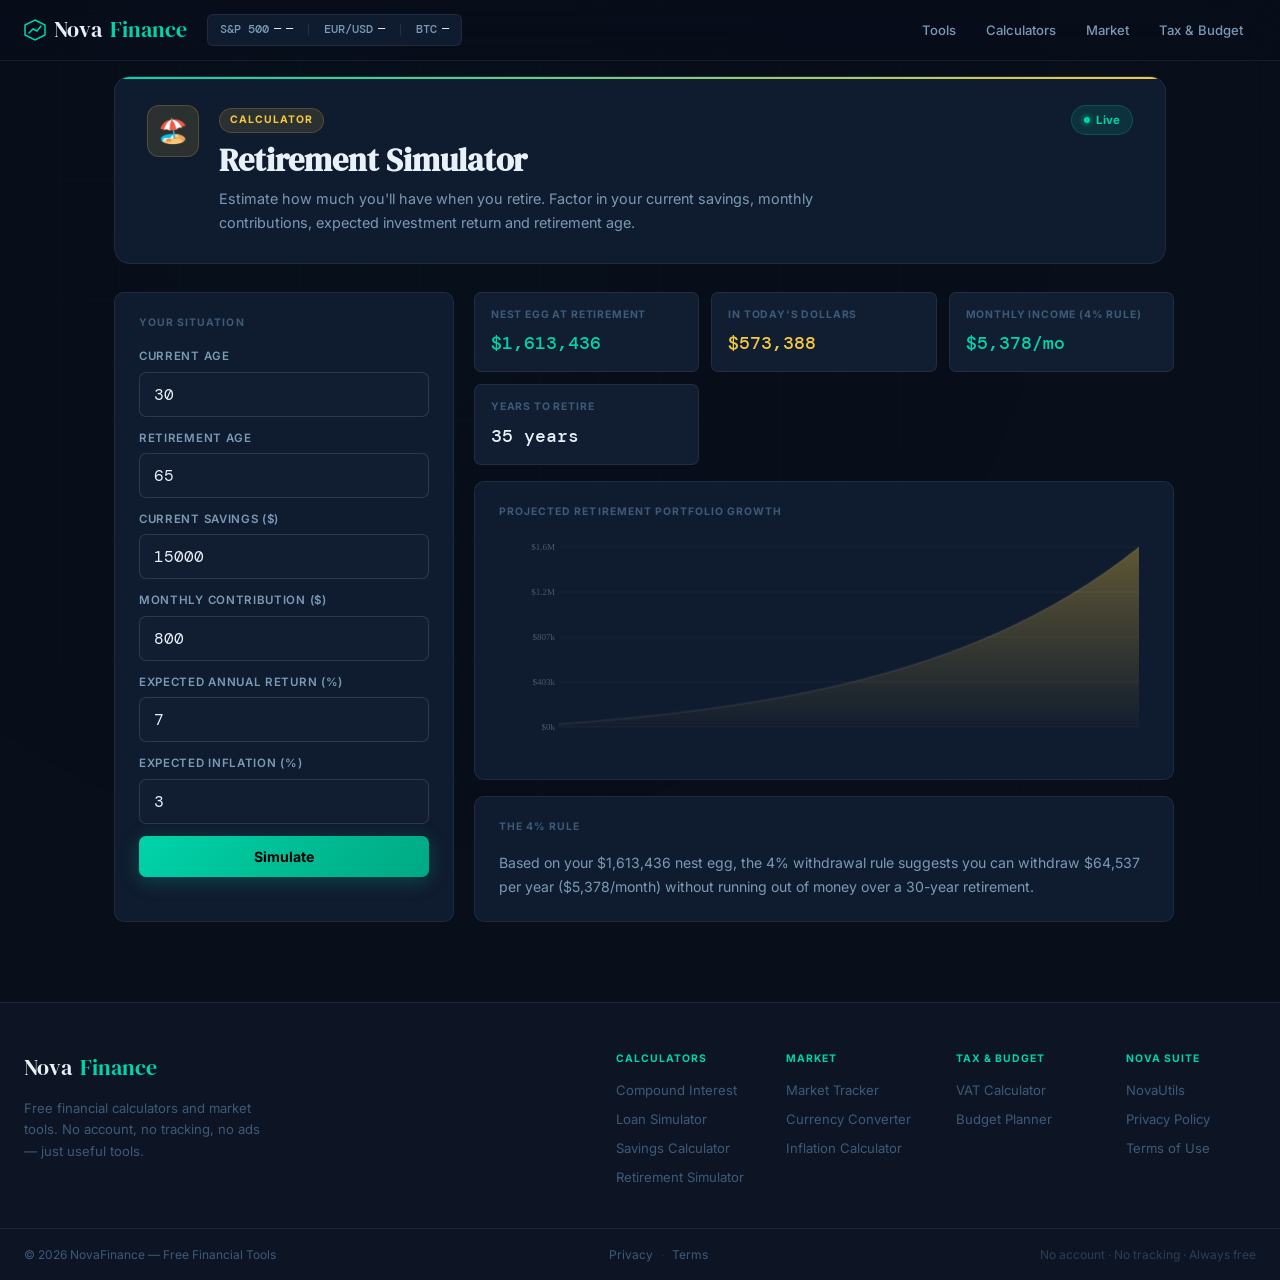
<file: tools/retirement-simulator/retirement-simulator.html>
<!DOCTYPE html>
<html lang="en">
<head>
  <meta charset="UTF-8" /><meta name="viewport" content="width=device-width, initial-scale=1.0" />
  <meta name="description" content="Free retirement simulator. Estimate your retirement nest egg based on current savings, contributions, expected return and target retirement age." />
  <meta name="robots" content="index, follow" />
  <title>Retirement Simulator — NovaFinance</title>
  <link rel="preconnect" href="https://fonts.googleapis.com" />
  <link href="https://fonts.googleapis.com/css2?family=DM+Serif+Display:ital@0;1&family=DM+Mono:wght@300;400;500&family=Inter:wght@300;400;500;600;700&display=swap" rel="stylesheet" />
  <link rel="stylesheet" href="/style.css" />
</head>
<body>
  <canvas id="bgCanvas"></canvas>
  <main class="tool-page">
    <nav class="breadcrumb"><a href="/">Home</a><span class="breadcrumb-sep">›</span><a href="/#cat-calculators">Calculators</a><span class="breadcrumb-sep">›</span><span class="breadcrumb-current">Retirement Simulator</span></nav>
    <header class="tool-header">
      <div class="tool-header-inner">
        <div class="tool-header-icon gold">🏖️</div>
        <div class="tool-header-text">
          <div class="tool-category-tag gold">Calculator</div>
          <h1 class="tool-title">Retirement Simulator</h1>
          <p class="tool-desc">Estimate how much you'll have when you retire. Factor in your current savings, monthly contributions, expected investment return and retirement age.</p>
        </div>
        <div class="tool-header-meta"><div class="tool-status-badge"><span class="tool-status-dot"></span> Live</div></div>
      </div>
    </header>
    <div class="tool-body">
      <div style="display:grid;grid-template-columns:340px 1fr;gap:20px">
        <div class="nf-card">
          <div class="nf-card-label">Your situation</div>
          <div style="display:flex;flex-direction:column;gap:12px">
            <div><label class="nf-label">Current age</label><input type="number" id="rtAge" class="nf-input" value="30" min="18" max="80" /></div>
            <div><label class="nf-label">Retirement age</label><input type="number" id="rtRetire" class="nf-input" value="65" min="40" max="90" /></div>
            <div><label class="nf-label">Current savings ($)</label><input type="number" id="rtSavings" class="nf-input" value="15000" /></div>
            <div><label class="nf-label">Monthly contribution ($)</label><input type="number" id="rtMonthly" class="nf-input" value="800" /></div>
            <div><label class="nf-label">Expected annual return (%)</label><input type="number" id="rtReturn" class="nf-input" value="7" step="0.1" /></div>
            <div><label class="nf-label">Expected inflation (%)</label><input type="number" id="rtInflation" class="nf-input" value="3" step="0.1" /></div>
            <button class="nf-btn" id="rtCalc" style="width:100%">Simulate</button>
          </div>
        </div>
        <div style="display:flex;flex-direction:column;gap:16px">
          <div class="nf-results-grid" id="rtResults" style="display:none">
            <div class="nf-result-item"><div class="nf-result-item-label">Nest egg at retirement</div><div class="nf-result-item-val green" id="rtNest">—</div></div>
            <div class="nf-result-item"><div class="nf-result-item-label">In today's dollars</div><div class="nf-result-item-val gold" id="rtReal">—</div></div>
            <div class="nf-result-item"><div class="nf-result-item-label">Monthly income (4% rule)</div><div class="nf-result-item-val green" id="rtIncome">—</div></div>
            <div class="nf-result-item"><div class="nf-result-item-label">Years to retire</div><div class="nf-result-item-val" id="rtYears">—</div></div>
          </div>
          <div class="nf-card">
            <div class="nf-card-label">Projected retirement portfolio growth</div>
            <canvas id="rtGraph" style="width:100%;height:220px;display:block"></canvas>
          </div>
          <div class="nf-card" id="rt4rule" style="display:none">
            <div class="nf-card-label">The 4% Rule</div>
            <p id="rt4text" style="font-size:0.88rem;color:var(--text-dim);line-height:1.7"></p>
          </div>
        </div>
      </div>
    </div>
  </main>
  <footer class="footer"></footer>
  <script src="/components.js"></script>
  <script>
  document.addEventListener('DOMContentLoaded', function() {
    const fmt    = n => n.toLocaleString('en-US', { style:'currency', currency:'USD', maximumFractionDigits:0 });
    document.getElementById('rtCalc').addEventListener('click', calc);

    function calc() {
      const age     = parseInt(document.getElementById('rtAge').value) || 30;
      const retire  = parseInt(document.getElementById('rtRetire').value) || 65;
      const savings = parseFloat(document.getElementById('rtSavings').value) || 0;
      const monthly = parseFloat(document.getElementById('rtMonthly').value) || 0;
      const ret     = parseFloat(document.getElementById('rtReturn').value) / 100 / 12 || 0;
      const inf     = parseFloat(document.getElementById('rtInflation').value) / 100 || 0;
      const years   = retire - age;
      if (years <= 0) return;

      let balance = savings;
      const yearly = [];
      for (let m = 1; m <= years * 12; m++) {
        balance = balance * (1 + ret) + monthly;
        if (m % 12 === 0) yearly.push(balance);
      }

      const nest   = balance;
      const real   = nest / Math.pow(1 + inf, years);
      const income = nest * 0.04 / 12;

      document.getElementById('rtNest').textContent   = fmt(nest);
      document.getElementById('rtReal').textContent   = fmt(real);
      document.getElementById('rtIncome').textContent = fmt(income) + '/mo';
      document.getElementById('rtYears').textContent  = years + ' years';
      document.getElementById('rtResults').style.display = '';

      document.getElementById('rt4text').textContent =
        `Based on your ${fmt(nest)} nest egg, the 4% withdrawal rule suggests you can withdraw ` +
        `${fmt(nest * 0.04)} per year (${fmt(income)}/month) without running out of money over a 30-year retirement.`;
      document.getElementById('rt4rule').style.display = '';

      // Graph
      const canvas = document.getElementById('rtGraph');
      const ctx = canvas.getContext('2d');
      const dpr = window.devicePixelRatio || 1;
      const W = canvas.parentElement.clientWidth - 40, H = 220;
      canvas.style.width = W+'px'; canvas.style.height = H+'px';
      canvas.width = W*dpr; canvas.height = H*dpr; ctx.scale(dpr,dpr);
      ctx.clearRect(0,0,W,H);

      const max = Math.max(...yearly);
      const pad = {l:60,r:10,t:10,b:30};
      const gW = W-pad.l-pad.r, gH = H-pad.t-pad.b;

      ctx.strokeStyle='rgba(255,255,255,0.05)'; ctx.lineWidth=1;
      [0,0.25,0.5,0.75,1].forEach(f => {
        const y = pad.t+f*gH;
        ctx.beginPath(); ctx.moveTo(pad.l,y); ctx.lineTo(pad.l+gW,y); ctx.stroke();
        const v = max*(1-f);
        ctx.fillStyle='rgba(122,154,181,0.5)'; ctx.font='9px DM Mono'; ctx.textAlign='right';
        ctx.fillText(v>=1e6?'$'+(v/1e6).toFixed(1)+'M':'$'+Math.round(v/1000)+'k', pad.l-4, y+3);
      });

      ctx.beginPath();
      yearly.forEach((v,i) => {
        const x = pad.l+(i/(yearly.length-1))*gW;
        const y = pad.t+gH-(v/max)*gH;
        if(i===0) ctx.moveTo(x,y); else ctx.lineTo(x,y);
      });
      const g = ctx.createLinearGradient(0,pad.t,0,pad.t+gH);
      g.addColorStop(0,'rgba(245,200,66,0.35)'); g.addColorStop(1,'rgba(245,200,66,0.02)');
      ctx.strokeStyle='var(--gold)'; ctx.lineWidth=2.5; ctx.stroke();
      ctx.lineTo(pad.l+gW,pad.t+gH); ctx.lineTo(pad.l,pad.t+gH); ctx.closePath();
      ctx.fillStyle=g; ctx.fill();
    }
    calc();
  });
  </script>
</body>
</html>
</file>
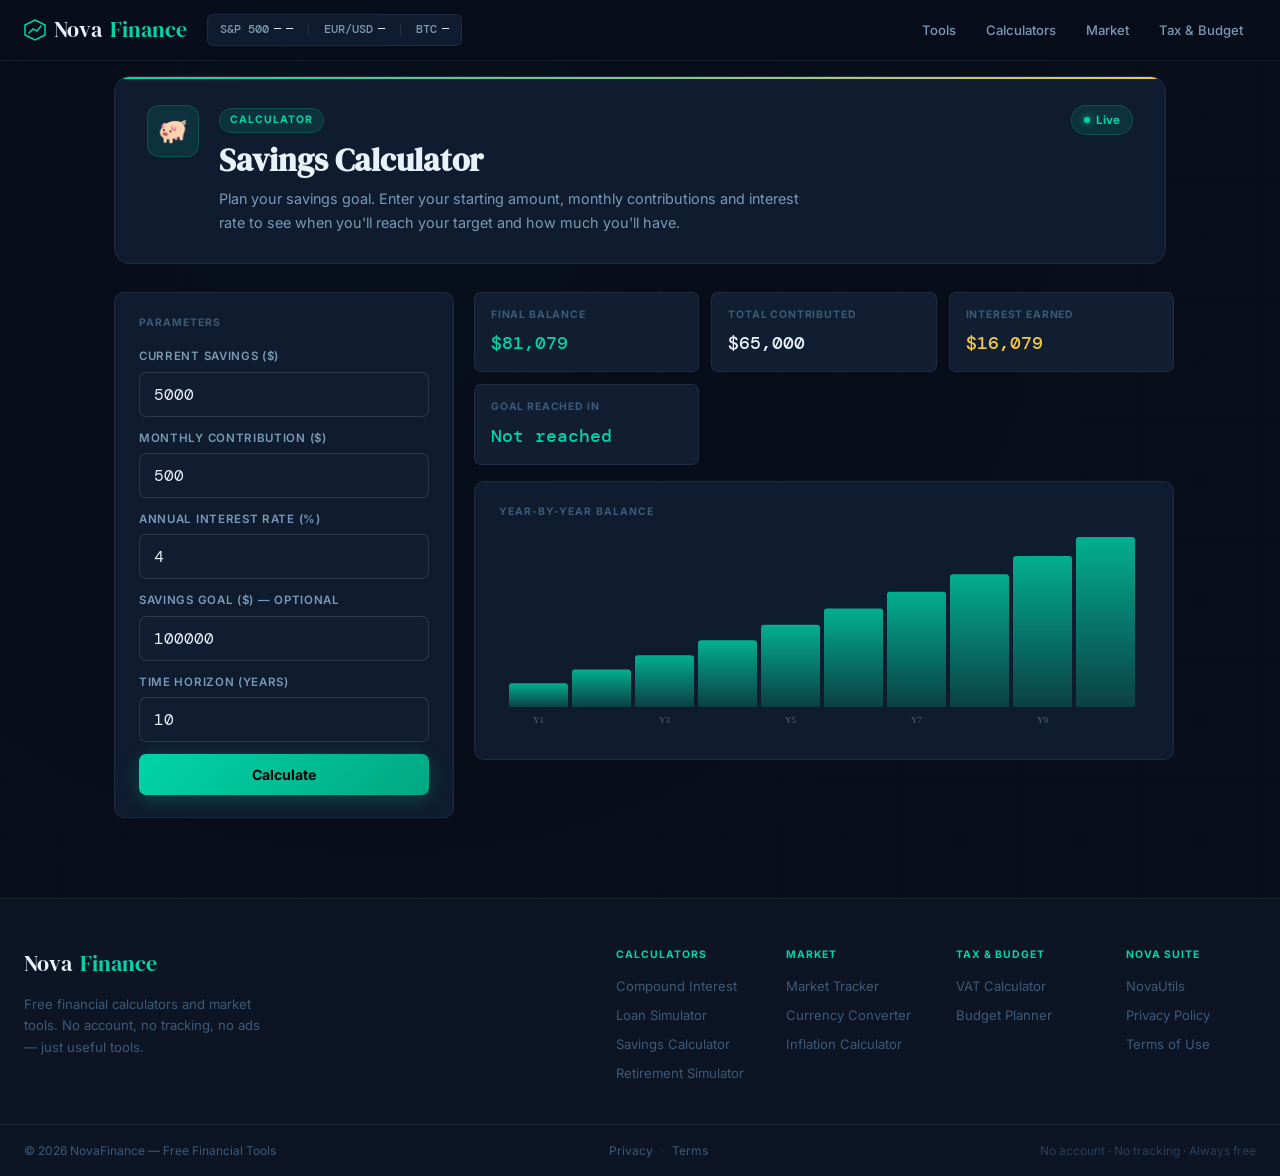
<file: tools/savings-calculator/savings-calculator.html>
<!DOCTYPE html>
<html lang="en">
<head>
  <meta charset="UTF-8" /><meta name="viewport" content="width=device-width, initial-scale=1.0" />
  <meta name="description" content="Free savings calculator. Plan your savings goal with regular contributions and see when you'll reach your target." />
  <meta name="robots" content="index, follow" />
  <title>Savings Calculator — NovaFinance</title>
  <link rel="preconnect" href="https://fonts.googleapis.com" />
  <link href="https://fonts.googleapis.com/css2?family=DM+Serif+Display:ital@0;1&family=DM+Mono:wght@300;400;500&family=Inter:wght@300;400;500;600;700&display=swap" rel="stylesheet" />
  <link rel="stylesheet" href="/style.css" />
</head>
<body>
  <canvas id="bgCanvas"></canvas>
  <main class="tool-page">
    <nav class="breadcrumb"><a href="/">Home</a><span class="breadcrumb-sep">›</span><a href="/#cat-calculators">Calculators</a><span class="breadcrumb-sep">›</span><span class="breadcrumb-current">Savings Calculator</span></nav>
    <header class="tool-header">
      <div class="tool-header-inner">
        <div class="tool-header-icon">🐖</div>
        <div class="tool-header-text">
          <div class="tool-category-tag">Calculator</div>
          <h1 class="tool-title">Savings Calculator</h1>
          <p class="tool-desc">Plan your savings goal. Enter your starting amount, monthly contributions and interest rate to see when you'll reach your target and how much you'll have.</p>
        </div>
        <div class="tool-header-meta"><div class="tool-status-badge"><span class="tool-status-dot"></span> Live</div></div>
      </div>
    </header>
    <div class="tool-body">
      <div style="display:grid;grid-template-columns:340px 1fr;gap:20px">
        <div class="nf-card">
          <div class="nf-card-label">Parameters</div>
          <div style="display:flex;flex-direction:column;gap:12px">
            <div><label class="nf-label">Current savings ($)</label><input type="number" id="svStart" class="nf-input" value="5000" /></div>
            <div><label class="nf-label">Monthly contribution ($)</label><input type="number" id="svMonthly" class="nf-input" value="500" /></div>
            <div><label class="nf-label">Annual interest rate (%)</label><input type="number" id="svRate" class="nf-input" value="4" step="0.1" /></div>
            <div><label class="nf-label">Savings goal ($) — optional</label><input type="number" id="svGoal" class="nf-input" value="100000" /></div>
            <div><label class="nf-label">Time horizon (years)</label><input type="number" id="svYears" class="nf-input" value="10" /></div>
            <button class="nf-btn" id="svCalc" style="width:100%">Calculate</button>
          </div>
        </div>
        <div style="display:flex;flex-direction:column;gap:16px">
          <div class="nf-results-grid" id="svResults" style="display:none">
            <div class="nf-result-item"><div class="nf-result-item-label">Final balance</div><div class="nf-result-item-val green" id="svFinal">—</div></div>
            <div class="nf-result-item"><div class="nf-result-item-label">Total contributed</div><div class="nf-result-item-val" id="svContrib">—</div></div>
            <div class="nf-result-item"><div class="nf-result-item-label">Interest earned</div><div class="nf-result-item-val gold" id="svInterest">—</div></div>
            <div class="nf-result-item"><div class="nf-result-item-label">Goal reached in</div><div class="nf-result-item-val green" id="svGoalTime">—</div></div>
          </div>
          <div class="nf-card">
            <div class="nf-card-label">Year-by-year balance</div>
            <canvas id="svGraph" style="width:100%;height:200px;display:block"></canvas>
          </div>
        </div>
      </div>
    </div>
  </main>
  <footer class="footer"></footer>
  <script src="/components.js"></script>
  <script>
  document.addEventListener('DOMContentLoaded', function() {
    const fmt = n => n.toLocaleString('en-US', { style:'currency', currency:'USD', maximumFractionDigits:0 });

    document.getElementById('svCalc').addEventListener('click', calc);

    function calc() {
      const P = parseFloat(document.getElementById('svStart').value) || 0;
      const c = parseFloat(document.getElementById('svMonthly').value) || 0;
      const r = parseFloat(document.getElementById('svRate').value) / 100 / 12 || 0;
      const y = parseInt(document.getElementById('svYears').value) || 10;
      const goal = parseFloat(document.getElementById('svGoal').value) || 0;

      let balance = P, totalC = P, goalMonth = null;
      const yearly = [];

      for (let m = 1; m <= y * 12; m++) {
        balance = balance * (1 + r) + c;
        totalC += c;
        if (goal > 0 && !goalMonth && balance >= goal) goalMonth = m;
        if (m % 12 === 0) yearly.push(balance);
      }

      document.getElementById('svFinal').textContent    = fmt(balance);
      document.getElementById('svContrib').textContent  = fmt(totalC);
      document.getElementById('svInterest').textContent = fmt(balance - totalC);
      document.getElementById('svGoalTime').textContent = goalMonth
        ? `${Math.floor(goalMonth/12)}y ${goalMonth%12}m`
        : goal > 0 ? 'Not reached' : '—';
      document.getElementById('svResults').style.display = '';
      drawBar(yearly);
    }

    function drawBar(data) {
      const canvas = document.getElementById('svGraph');
      const ctx = canvas.getContext('2d');
      const dpr = window.devicePixelRatio || 1;
      const W = canvas.parentElement.clientWidth - 40, H = 200;
      canvas.style.width = W+'px'; canvas.style.height = H+'px';
      canvas.width = W*dpr; canvas.height = H*dpr; ctx.scale(dpr,dpr);
      ctx.clearRect(0,0,W,H);
      const max = Math.max(...data);
      const bw = (W - 20) / data.length - 4;
      data.forEach((v,i) => {
        const h = (v/max) * (H-30);
        const x = 10 + i * ((W-20)/data.length);
        const g = ctx.createLinearGradient(0, H-30-h, 0, H-30);
        g.addColorStop(0, 'rgba(0,212,170,0.8)'); g.addColorStop(1, 'rgba(0,212,170,0.2)');
        ctx.fillStyle = g;
        ctx.beginPath(); ctx.roundRect(x, H-30-h, bw, h, [3,3,0,0]); ctx.fill();
        if (i % Math.ceil(data.length/5) === 0) {
          ctx.fillStyle = 'rgba(122,154,181,0.6)'; ctx.font = '9px Inter'; ctx.textAlign = 'center';
          ctx.fillText('Y'+(i+1), x+bw/2, H-14);
        }
      });
    }

    calc();
  });
  </script>
</body>
</html>
</file>
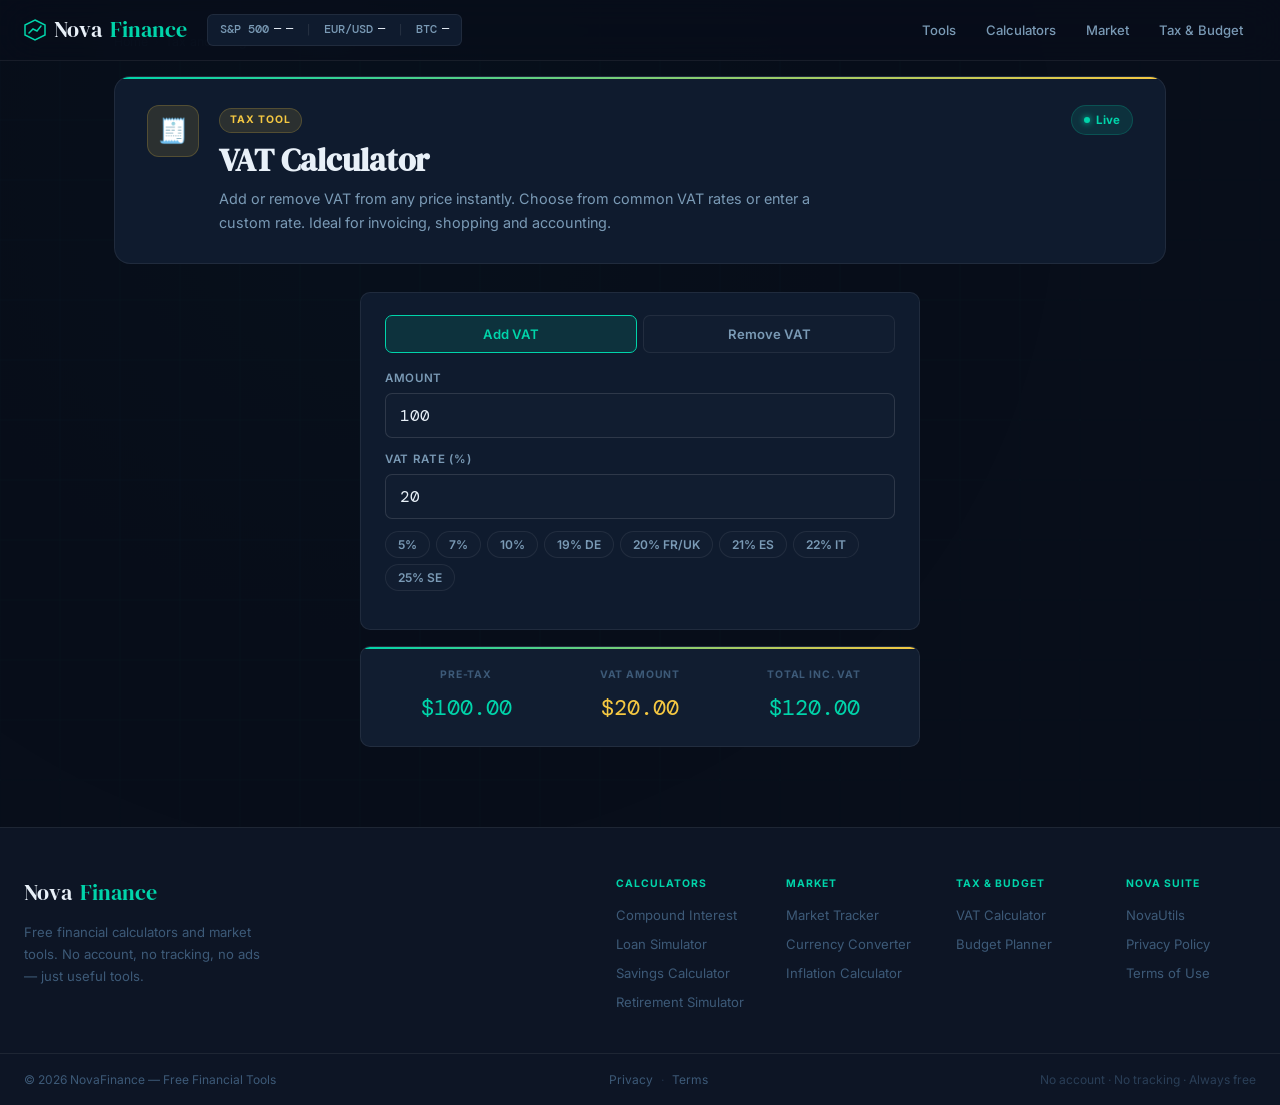
<file: tools/vat calculator/vat-calculator.html>
<!DOCTYPE html>
<html lang="en">
<head>
  <meta charset="UTF-8" /><meta name="viewport" content="width=device-width, initial-scale=1.0" />
  <meta name="description" content="Free VAT calculator. Add or remove VAT from any price instantly. Supports all common VAT rates worldwide." />
  <meta name="robots" content="index, follow" />
  <title>VAT Calculator — Add or Remove Tax | NovaFinance</title>
  <link rel="preconnect" href="https://fonts.googleapis.com" />
  <link href="https://fonts.googleapis.com/css2?family=DM+Serif+Display:ital@0;1&family=DM+Mono:wght@300;400;500&family=Inter:wght@300;400;500;600;700&display=swap" rel="stylesheet" />
  <link rel="stylesheet" href="/style.css" />
  <style>
    .vat-mode-group{display:flex;gap:6px;margin-bottom:16px}
    .vat-mode-btn{flex:1;padding:10px;background:var(--bg3);border:1px solid var(--border);color:var(--text-dim);font-weight:600;font-size:0.82rem;border-radius:var(--radius-sm);cursor:pointer;transition:all 0.2s;text-align:center}
    .vat-mode-btn.active{background:var(--green-dim);border-color:var(--green);color:var(--green)}
    .vat-presets{display:flex;gap:6px;flex-wrap:wrap;margin-bottom:16px}
    .vat-preset{padding:5px 12px;background:var(--bg3);border:1px solid var(--border);color:var(--text-dim);font-size:0.75rem;font-weight:600;border-radius:100px;cursor:pointer;transition:all 0.2s}
    .vat-preset:hover{border-color:var(--green);color:var(--green)}
  </style>
</head>
<body>
  <canvas id="bgCanvas"></canvas>
  <main class="tool-page">
    <nav class="breadcrumb"><a href="/">Home</a><span class="breadcrumb-sep">›</span><a href="/#cat-tax">Tax and Budget</a><span class="breadcrumb-sep">›</span><span class="breadcrumb-current">VAT Calculator</span></nav>
    <header class="tool-header">
      <div class="tool-header-inner">
        <div class="tool-header-icon gold">🧾</div>
        <div class="tool-header-text">
          <div class="tool-category-tag gold">Tax Tool</div>
          <h1 class="tool-title">VAT Calculator</h1>
          <p class="tool-desc">Add or remove VAT from any price instantly. Choose from common VAT rates or enter a custom rate. Ideal for invoicing, shopping and accounting.</p>
        </div>
        <div class="tool-header-meta"><div class="tool-status-badge"><span class="tool-status-dot"></span> Live</div></div>
      </div>
    </header>
    <div class="tool-body">
      <div style="max-width:560px;margin:0 auto;display:flex;flex-direction:column;gap:16px">
        <div class="nf-card">
          <div class="vat-mode-group">
            <button class="vat-mode-btn active" id="vatModeAdd">Add VAT</button>
            <button class="vat-mode-btn" id="vatModeRem">Remove VAT</button>
          </div>
          <div style="margin-bottom:12px"><label class="nf-label">Amount</label><input type="number" id="vatAmount" class="nf-input" value="100" step="0.01" /></div>
          <div style="margin-bottom:12px"><label class="nf-label">VAT Rate (%)</label><input type="number" id="vatRate" class="nf-input" value="20" step="0.1" /></div>
          <div class="vat-presets">
            <button class="vat-preset" data-rate="5">5%</button>
            <button class="vat-preset" data-rate="7">7%</button>
            <button class="vat-preset" data-rate="10">10%</button>
            <button class="vat-preset" data-rate="19">19% DE</button>
            <button class="vat-preset" data-rate="20">20% FR/UK</button>
            <button class="vat-preset" data-rate="21">21% ES</button>
            <button class="vat-preset" data-rate="22">22% IT</button>
            <button class="vat-preset" data-rate="25">25% SE</button>
          </div>
        </div>
        <div class="nf-result-card" id="vatResult" style="display:none">
          <div style="display:grid;grid-template-columns:1fr 1fr 1fr;gap:12px;text-align:center">
            <div><div style="font-size:0.65rem;font-weight:700;color:var(--text-dimmer);text-transform:uppercase;letter-spacing:0.08em;margin-bottom:6px">Pre-tax</div><div style="font-family:var(--font-mono);font-size:1.4rem;color:var(--green)" id="vatPre">--</div></div>
            <div><div style="font-size:0.65rem;font-weight:700;color:var(--text-dimmer);text-transform:uppercase;letter-spacing:0.08em;margin-bottom:6px">VAT amount</div><div style="font-family:var(--font-mono);font-size:1.4rem;color:var(--gold)" id="vatTax">--</div></div>
            <div><div style="font-size:0.65rem;font-weight:700;color:var(--text-dimmer);text-transform:uppercase;letter-spacing:0.08em;margin-bottom:6px">Total inc. VAT</div><div style="font-family:var(--font-mono);font-size:1.4rem;color:var(--green)" id="vatPost">--</div></div>
          </div>
        </div>
      </div>
    </div>
  </main>
  <footer class="footer"></footer>
  <script src="/components.js"></script>
  <script>
  document.addEventListener('DOMContentLoaded', function() {
    var mode = 'add';
    function fmt(n) { return n.toLocaleString('en-US', {style:'currency',currency:'USD',maximumFractionDigits:2}); }
    document.getElementById('vatModeAdd').addEventListener('click', function() { mode='add'; document.getElementById('vatModeAdd').classList.add('active'); document.getElementById('vatModeRem').classList.remove('active'); calc(); });
    document.getElementById('vatModeRem').addEventListener('click', function() { mode='rem'; document.getElementById('vatModeRem').classList.add('active'); document.getElementById('vatModeAdd').classList.remove('active'); calc(); });
    document.getElementById('vatAmount').addEventListener('input', calc);
    document.getElementById('vatRate').addEventListener('input', calc);
    document.querySelectorAll('.vat-preset').forEach(function(btn) {
      btn.addEventListener('click', function() { document.getElementById('vatRate').value = btn.dataset.rate; calc(); });
    });
    function calc() {
      var amount = parseFloat(document.getElementById('vatAmount').value) || 0;
      var rate   = parseFloat(document.getElementById('vatRate').value) / 100 || 0;
      var pre, tax, post;
      if (mode === 'add') { pre = amount; tax = amount * rate; post = amount + tax; }
      else { post = amount; pre = amount / (1 + rate); tax = post - pre; }
      document.getElementById('vatPre').textContent  = fmt(pre);
      document.getElementById('vatTax').textContent  = fmt(tax);
      document.getElementById('vatPost').textContent = fmt(post);
      document.getElementById('vatResult').style.display = '';
    }
    calc();
  });
  </script>
</body>
</html>
</file>
<file: style.css>
/* ============================================================
   NOVAFINANCE — style.css
   Finance-grade dark UI: deep navy backgrounds, emerald green
   accents, gold highlights. Bloomberg-meets-modern-web aesthetic.
   Font: DM Serif Display (headlines) + DM Mono (data) + Inter (body)
   ============================================================ */

@import url('https://fonts.googleapis.com/css2?family=DM+Serif+Display:ital@0;1&family=DM+Mono:wght@300;400;500&family=Inter:wght@300;400;500;600;700&display=swap');

/* ── CSS Variables ── */
:root {
  /* Backgrounds */
  --bg:        #080e1a;
  --bg2:       #0d1525;
  --bg3:       #111d30;
  --surface:   #0f1b2e;
  --surface2:  #162035;

  /* Borders */
  --border:    rgba(255,255,255,0.07);
  --border2:   rgba(255,255,255,0.12);

  /* Accent colors */
  --green:     #00d4aa;
  --green-dim: rgba(0,212,170,0.12);
  --green-dark:#00a882;
  --gold:      #f5c842;
  --gold-dim:  rgba(245,200,66,0.12);
  --red:       #ff4d6d;
  --red-dim:   rgba(255,77,109,0.12);
  --blue:      #3d8ef0;
  --blue-dim:  rgba(61,142,240,0.12);

  /* Text */
  --text:       #e8f0f8;
  --text-dim:   #7a9ab5;
  --text-dimmer:#3d5a78;

  /* Typography */
  --font-display: 'DM Serif Display', Georgia, serif;
  --font-body:    'Inter', system-ui, sans-serif;
  --font-mono:    'DM Mono', 'Fira Code', monospace;

  /* Layout */
  --radius:    10px;
  --radius-sm: 7px;
  --radius-lg: 16px;
}

/* ── Reset ── */
*, *::before, *::after { box-sizing: border-box; margin: 0; padding: 0; }
html { scroll-behavior: smooth; }
body {
  background: var(--bg);
  color: var(--text);
  font-family: var(--font-body);
  font-size: 16px;
  line-height: 1.6;
  min-height: 100vh;
  overflow-x: hidden;
}
a { color: inherit; text-decoration: none; }
button { font-family: var(--font-body); }
input, select, textarea { font-family: var(--font-body); }

/* ── Canvas background ── */
#bgCanvas {
  position: fixed; top: 0; left: 0;
  width: 100%; height: 100%;
  pointer-events: none; z-index: 0;
  opacity: 0.4;
}

/* ── Scrollbar ── */
::-webkit-scrollbar { width: 6px; }
::-webkit-scrollbar-track { background: var(--bg); }
::-webkit-scrollbar-thumb { background: var(--surface2); border-radius: 3px; }

/* ══════════════════════════════════════════════
   NAVBAR
══════════════════════════════════════════════ */
.navbar {
  position: fixed; top: 0; left: 0; right: 0; z-index: 100;
  background: rgba(8,14,26,0.85);
  backdrop-filter: blur(20px);
  border-bottom: 1px solid var(--border);
  transition: box-shadow 0.3s;
}
.navbar.scrolled { box-shadow: 0 4px 30px rgba(0,0,0,0.4); }
.nav-inner {
  max-width: 1280px; margin: 0 auto;
  display: flex; align-items: center; gap: 20px;
  padding: 0 24px; height: 60px;
}
.nav-logo {
  font-family: var(--font-display);
  font-size: 1.35rem; color: var(--text);
  display: flex; align-items: center; gap: 8px;
  white-space: nowrap; flex-shrink: 0;
}
.logo-accent { color: var(--green); }
.logo-icon { display: flex; align-items: center; }

.nav-links {
  display: flex; align-items: center; gap: 4px;
  margin-left: auto;
}
.nav-link {
  padding: 7px 13px; border-radius: 6px;
  font-size: 0.82rem; font-weight: 500; color: var(--text-dim);
  transition: color 0.2s, background 0.2s;
}
.nav-link:hover { color: var(--text); background: var(--surface2); }
.nav-link.active { color: var(--green); }

.nav-ticker {
  display: flex; align-items: center; gap: 12px;
  font-family: var(--font-mono); font-size: 0.72rem;
  padding: 6px 12px;
  background: var(--surface); border: 1px solid var(--border);
  border-radius: 6px; white-space: nowrap; overflow: hidden;
  max-width: 320px;
}
.nav-ticker-item { display: flex; gap: 5px; align-items: center; }
.nav-ticker-sym  { color: var(--text-dim); font-weight: 500; }
.nav-ticker-val  { color: var(--text); }
.nav-ticker-chg.up   { color: var(--green); }
.nav-ticker-chg.down { color: var(--red); }

.nav-burger {
  display: none; flex-direction: column; justify-content: center;
  gap: 4px; background: none; border: none; cursor: pointer;
  width: 32px; height: 32px; padding: 4px;
}
.nav-burger span {
  display: block; height: 2px; background: var(--text-dim);
  border-radius: 2px; transition: all 0.3s;
}
.nav-mobile {
  display: none; flex-direction: column;
  padding: 12px 24px 16px; border-top: 1px solid var(--border);
  gap: 4px;
}
.nav-mobile a {
  padding: 10px 12px; border-radius: 6px;
  font-size: 0.9rem; color: var(--text-dim);
  transition: color 0.2s, background 0.2s;
}
.nav-mobile a:hover { color: var(--text); background: var(--surface2); }
.nav-mobile.open { display: flex; }

/* ══════════════════════════════════════════════
   MAIN LAYOUT
══════════════════════════════════════════════ */
main { position: relative; z-index: 1; padding-top: 60px; }

.page-inner {
  max-width: 1280px; margin: 0 auto;
  padding: 0 24px;
}

/* ══════════════════════════════════════════════
   TOOL PAGE
══════════════════════════════════════════════ */
.tool-page {
  max-width: 1100px; margin: 0 auto;
  padding: 32px 24px 80px;
}

/* Breadcrumb */
.breadcrumb {
  display: flex; align-items: center; gap: 6px;
  font-size: 0.78rem; color: var(--text-dimmer);
  margin-bottom: 24px;
}
.breadcrumb a { color: var(--text-dimmer); transition: color 0.2s; }
.breadcrumb a:hover { color: var(--green); }
.breadcrumb-sep { color: var(--text-dimmer); opacity: 0.4; }
.breadcrumb-current { color: var(--text-dim); }

/* Tool header */
.tool-header {
  margin-bottom: 28px;
  background: var(--surface);
  border: 1px solid var(--border);
  border-radius: var(--radius-lg);
  padding: 28px 32px;
  position: relative; overflow: hidden;
}
.tool-header::before {
  content: ''; position: absolute; top: 0; left: 0; right: 0; height: 2px;
  background: linear-gradient(90deg, var(--green), var(--gold));
}
.tool-header-inner { display: flex; align-items: flex-start; gap: 20px; }
.tool-header-icon {
  width: 52px; height: 52px; border-radius: 12px;
  display: flex; align-items: center; justify-content: center;
  font-size: 1.5rem; flex-shrink: 0;
  background: var(--green-dim); border: 1px solid rgba(0,212,170,0.2);
}
.tool-header-icon.gold { background: var(--gold-dim); border-color: rgba(245,200,66,0.2); }
.tool-header-text { flex: 1; }
.tool-category-tag {
  display: inline-flex; align-items: center;
  font-size: 0.65rem; font-weight: 700;
  letter-spacing: 0.1em; text-transform: uppercase;
  padding: 3px 10px; border-radius: 100px;
  background: var(--green-dim); color: var(--green);
  border: 1px solid rgba(0,212,170,0.2);
  margin-bottom: 8px;
}
.tool-category-tag.gold { background: var(--gold-dim); color: var(--gold); border-color: rgba(245,200,66,0.2); }
.tool-title {
  font-family: var(--font-display);
  font-size: 2rem; color: var(--text);
  margin-bottom: 8px; line-height: 1.2;
}
.tool-desc { font-size: 0.9rem; color: var(--text-dim); line-height: 1.65; max-width: 600px; }
.tool-status-badge {
  display: inline-flex; align-items: center; gap: 6px;
  padding: 5px 12px; border-radius: 100px;
  font-size: 0.72rem; font-weight: 700;
  background: var(--green-dim); color: var(--green);
  border: 1px solid rgba(0,212,170,0.2);
}
.tool-status-dot {
  width: 6px; height: 6px; border-radius: 50%;
  background: var(--green);
  box-shadow: 0 0 6px var(--green);
  animation: pulse 2s ease-in-out infinite;
}

/* Tool body */
.tool-body { display: flex; flex-direction: column; gap: 16px; }

/* ══════════════════════════════════════════════
   SHARED CARD STYLES
══════════════════════════════════════════════ */
.nf-card {
  background: var(--surface);
  border: 1px solid var(--border);
  border-radius: var(--radius);
  padding: 22px 24px;
}
.nf-card-label {
  font-size: 0.65rem; font-weight: 700;
  letter-spacing: 0.1em; text-transform: uppercase;
  color: var(--text-dimmer); margin-bottom: 16px;
}

/* ══════════════════════════════════════════════
   FORM ELEMENTS
══════════════════════════════════════════════ */
.nf-label {
  font-size: 0.72rem; font-weight: 600;
  color: var(--text-dim); margin-bottom: 6px;
  display: block; text-transform: uppercase; letter-spacing: 0.06em;
}
.nf-input {
  width: 100%; background: var(--bg3);
  border: 1px solid var(--border2); color: var(--text);
  font-family: var(--font-mono); font-size: 1rem;
  padding: 11px 14px; border-radius: var(--radius-sm);
  outline: none; transition: border-color 0.2s, box-shadow 0.2s;
}
.nf-input:focus {
  border-color: var(--green);
  box-shadow: 0 0 0 3px var(--green-dim);
}
.nf-input::placeholder { color: var(--text-dimmer); }
.nf-select {
  width: 100%; background: var(--bg3);
  border: 1px solid var(--border2); color: var(--text);
  font-family: var(--font-body); font-size: 0.9rem;
  padding: 10px 14px; border-radius: var(--radius-sm);
  outline: none; cursor: pointer;
  appearance: none;
  background-image: url("data:image/svg+xml,%3Csvg xmlns='http://www.w3.org/2000/svg' width='12' height='12' viewBox='0 0 24 24' fill='none' stroke='%237a9ab5' stroke-width='2'%3E%3Cpath d='m6 9 6 6 6-6'/%3E%3C/svg%3E");
  background-repeat: no-repeat;
  background-position: right 12px center;
  padding-right: 36px;
}
.nf-btn {
  display: inline-flex; align-items: center; justify-content: center; gap: 8px;
  padding: 12px 24px;
  background: linear-gradient(135deg, var(--green), var(--green-dark));
  color: #000; font-family: var(--font-body);
  font-size: 0.88rem; font-weight: 700;
  border-radius: var(--radius-sm); border: none; cursor: pointer;
  transition: opacity 0.2s, transform 0.2s;
  box-shadow: 0 4px 20px rgba(0,212,170,0.25);
}
.nf-btn:hover { opacity: 0.88; transform: translateY(-1px); }
.nf-btn:active { transform: translateY(0); }
.nf-btn-ghost {
  background: var(--surface2); border: 1px solid var(--border2);
  color: var(--text-dim);
  box-shadow: none;
}
.nf-btn-ghost:hover { color: var(--text); border-color: var(--green); box-shadow: none; }

/* ══════════════════════════════════════════════
   RESULT DISPLAY
══════════════════════════════════════════════ */
.nf-result-card {
  background: var(--bg3);
  border: 1px solid var(--border);
  border-radius: var(--radius);
  padding: 20px 24px;
  position: relative; overflow: hidden;
}
.nf-result-card::before {
  content: ''; position: absolute; top: 0; left: 0; right: 0; height: 2px;
  background: linear-gradient(90deg, var(--green), var(--gold));
}
.nf-result-main {
  font-family: var(--font-mono);
  font-size: 2.2rem; font-weight: 500;
  color: var(--green); margin-bottom: 4px; line-height: 1.2;
}
.nf-result-label { font-size: 0.75rem; color: var(--text-dimmer); }

.nf-results-grid {
  display: grid;
  grid-template-columns: repeat(auto-fill, minmax(180px, 1fr));
  gap: 12px;
}
.nf-result-item {
  background: var(--bg3); border: 1px solid var(--border);
  border-radius: var(--radius-sm); padding: 14px 16px;
}
.nf-result-item-label { font-size: 0.65rem; font-weight: 700; color: var(--text-dimmer); text-transform: uppercase; letter-spacing: 0.08em; margin-bottom: 6px; }
.nf-result-item-val   { font-family: var(--font-mono); font-size: 1.1rem; font-weight: 500; color: var(--text); }
.nf-result-item-val.green { color: var(--green); }
.nf-result-item-val.gold  { color: var(--gold); }
.nf-result-item-val.red   { color: var(--red); }

/* ══════════════════════════════════════════════
   SLIDER
══════════════════════════════════════════════ */
.nf-slider {
  -webkit-appearance: none; appearance: none;
  width: 100%; height: 4px; border-radius: 4px;
  background: var(--bg3); cursor: pointer; border: none; outline: none;
}
.nf-slider::-webkit-slider-thumb {
  -webkit-appearance: none; width: 18px; height: 18px;
  border-radius: 50%; background: var(--green);
  border: 3px solid var(--surface);
  box-shadow: 0 0 0 1px var(--green), 0 2px 8px rgba(0,212,170,0.4);
  cursor: pointer;
}

/* ══════════════════════════════════════════════
   ANIMATIONS
══════════════════════════════════════════════ */
@keyframes pulse {
  0%, 100% { opacity: 1; }
  50%       { opacity: 0.4; }
}
@keyframes fadeUp {
  from { opacity: 0; transform: translateY(16px); }
  to   { opacity: 1; transform: translateY(0); }
}
.fade-up { animation: fadeUp 0.5s ease forwards; }

/* ══════════════════════════════════════════════
   FOOTER
══════════════════════════════════════════════ */
.footer {
  background: var(--bg2);
  border-top: 1px solid var(--border);
  padding: 48px 0 0;
  position: relative; z-index: 1;
}
.footer-inner {
  max-width: 1280px; margin: 0 auto;
  padding: 0 24px 40px;
  display: flex; gap: 60px; flex-wrap: wrap;
}
.footer-brand { flex: 1; min-width: 200px; }
.footer-brand p { font-size: 0.82rem; color: var(--text-dimmer); line-height: 1.65; margin-top: 12px; max-width: 240px; }
.footer-links { display: flex; gap: 40px; flex-wrap: wrap; }
.fl-col { display: flex; flex-direction: column; gap: 8px; min-width: 130px; }
.fl-head { font-size: 0.65rem; font-weight: 700; text-transform: uppercase; letter-spacing: 0.1em; color: var(--green); margin-bottom: 4px; }
.fl-col a { font-size: 0.82rem; color: var(--text-dimmer); transition: color 0.2s; }
.fl-col a:hover { color: var(--text); }
.footer-bottom {
  border-top: 1px solid var(--border);
  padding: 16px 24px;
  max-width: 1280px; margin: 0 auto;
  display: flex; align-items: center; justify-content: space-between;
  gap: 12px; flex-wrap: wrap;
  font-size: 0.75rem; color: var(--text-dimmer);
}
.footer-legal { display: flex; align-items: center; gap: 8px; }
.footer-legal a { color: var(--text-dimmer); transition: color 0.2s; }
.footer-legal a:hover { color: var(--green); }
.footer-legal-sep { opacity: 0.4; }
.footer-tag { color: var(--text-dimmer); opacity: 0.6; }

/* ══════════════════════════════════════════════
   RESPONSIVE
══════════════════════════════════════════════ */
@media (max-width: 900px) {
  .nav-links, .nav-ticker { display: none; }
  .nav-burger { display: flex; }
  .tool-header-inner { flex-direction: column; }
  .tool-title { font-size: 1.6rem; }
}
@media (max-width: 600px) {
  .tool-page { padding: 24px 16px 60px; }
  .tool-header { padding: 20px; }
  .nf-card { padding: 16px; }
}
</file>
